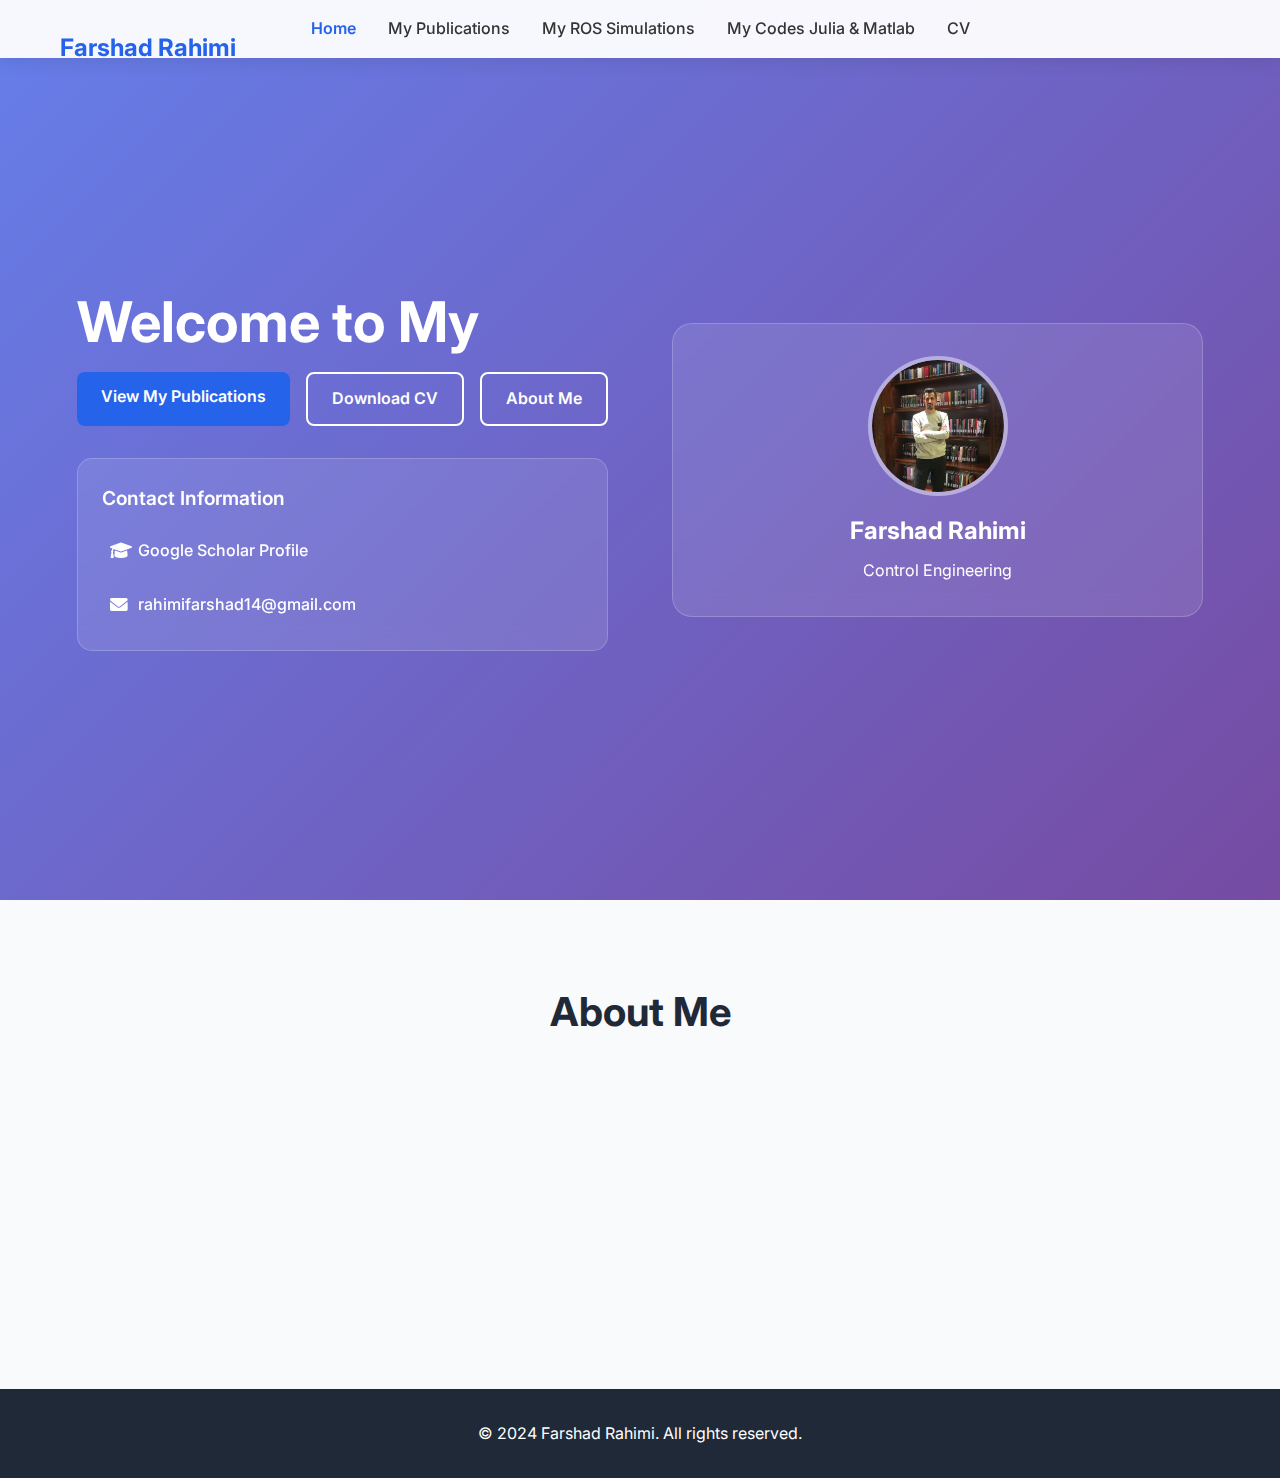
<file: index.html>
<!DOCTYPE html>
<html lang="en">
<head>
    <meta charset="UTF-8">
    <meta name="viewport" content="width=device-width, initial-scale=1.0">
    <title>Farshad Rahimi - Professional Portfolio</title>
    <link rel="stylesheet" href="styles.css">
    <link href="https://fonts.googleapis.com/css2?family=Inter:wght@300;400;500;600;700&display=swap" rel="stylesheet">
    <link rel="stylesheet" href="https://cdnjs.cloudflare.com/ajax/libs/font-awesome/6.0.0/css/all.min.css">
</head>
<body>
    <!-- Navigation -->
    <nav class="navbar">
        <div class="nav-container">
            <div class="nav-logo">
                <h2>Farshad Rahimi</h2>
            </div>
            <ul class="nav-menu">
                <li class="nav-item">
                    <a href="index.html" class="nav-link active">Home</a>
                </li>
                <li class="nav-item">
                    <a href="publications.html" class="nav-link">My Publications</a>
                </li>
                <li class="nav-item">
                    <a href="ros-simulations.html" class="nav-link">My ROS Simulations</a>
                </li>
                <li class="nav-item">
                    <a href="codes.html" class="nav-link">My Codes Julia & Matlab</a>
                </li>
                <li class="nav-item">
                    <a href="cv.html" class="nav-link">CV</a>
                </li>
            </ul>
            <div class="hamburger">
                <span class="bar"></span>
                <span class="bar"></span>
                <span class="bar"></span>
            </div>
        </div>
    </nav>

    <!-- Hero Section -->
    <section id="home" class="hero">
        <div class="hero-container">
            <div class="hero-content">
                <h1 class="hero-title">Welcome to My Page!</h1>
                <div class="hero-buttons">
                    <a href="publications.html" class="btn btn-primary">View My Publications</a>
                    <a href="cv.html" class="btn btn-secondary">Download CV</a>
                    <a href="#about" class="btn btn-secondary">About Me</a>
                </div>
                
                <!-- Contact Information Box -->
                <div class="hero-contact-info">
                    <h3>Contact Information</h3>
                    <div class="hero-contact-links">
                        <a href="https://scholar.google.com/citations?hl=en&user=KOzMTRsAAAAJ&view_op=list_works&sortby=pubdate" target="_blank" class="hero-contact-link">
                            <i class="fas fa-graduation-cap"></i>
                            Google Scholar Profile
                        </a>
                        <a href="mailto:rahimifarshad14@gmail.com" class="hero-contact-link">
                            <i class="fas fa-envelope"></i>
                            rahimifarshad14@gmail.com
                        </a>
                    </div>
                </div>
            </div>
            <div class="hero-image">
                <div class="profile-card">
                    <div class="profile-avatar">
                        <img src="images/farshad-profile.jpg" alt="Farshad Rahimi" class="profile-image">
                    </div>
                    <h3>Farshad Rahimi</h3>
                    <p>Control Engineering</p>
                </div>
            </div>
        </div>
    </section>

    <!-- About Section -->
    <section id="about" class="about">
        <div class="container">
            <h2 class="section-title">About Me</h2>
            <div class="about-content">
                <div class="about-text">
                    <p>Hello! I'm Farshad Rahimi, an accomplished electrical engineer with a Master's degree in Control Systems from Sahand University of Technology, Tabriz, Iran, and a Bachelor's degree in Robotic Engineering from Hamedan University of Technology.</p>
                    <p>With expertise in MATLAB, ROS, Julia and various programming languages. I enjoy developing advanced algorithms and simulations that push the boundaries of what's possible in robotics and automation.</p>
                </div>
            </div>
        </div>
    </section>

    <!-- Footer -->
    <footer class="footer">
        <div class="container">
            <p>&copy; 2024 Farshad Rahimi. All rights reserved.</p>
        </div>
    </footer>

    <script src="script.js"></script>
</body>
</html>
</file>
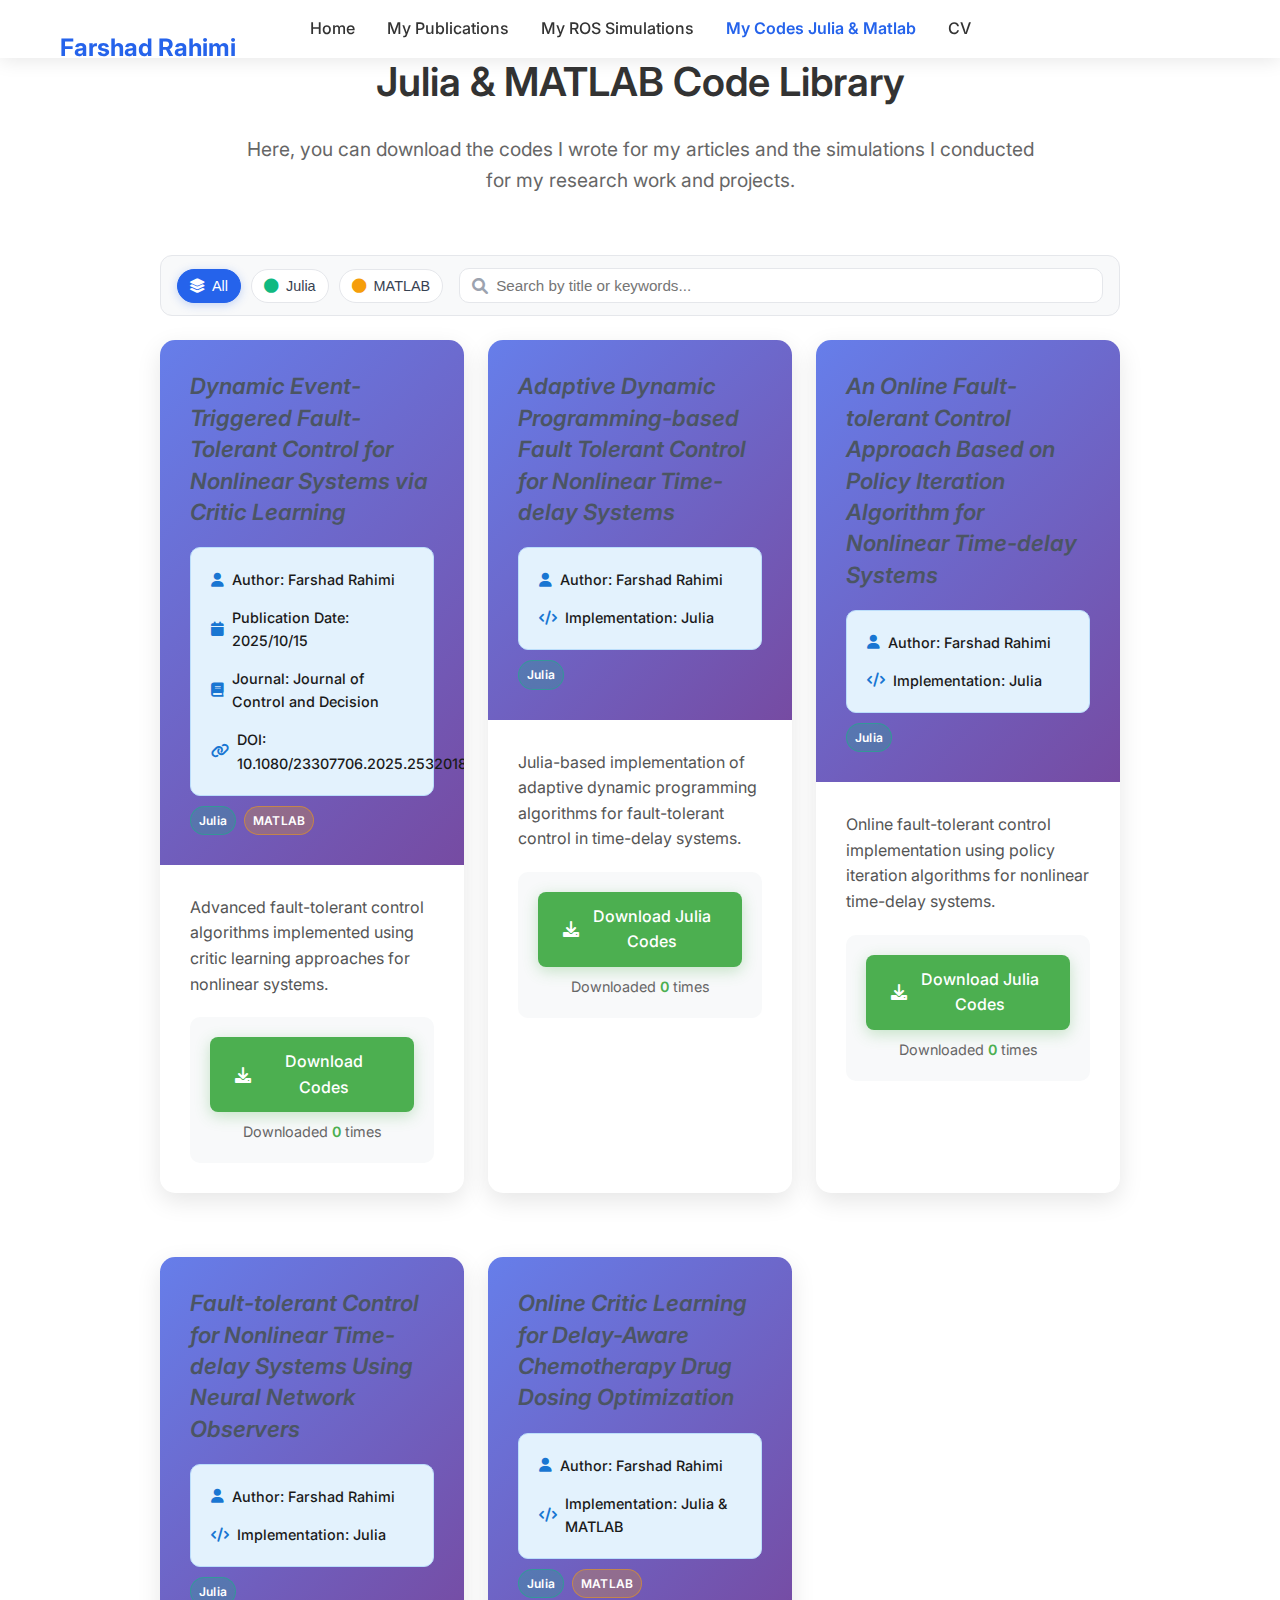
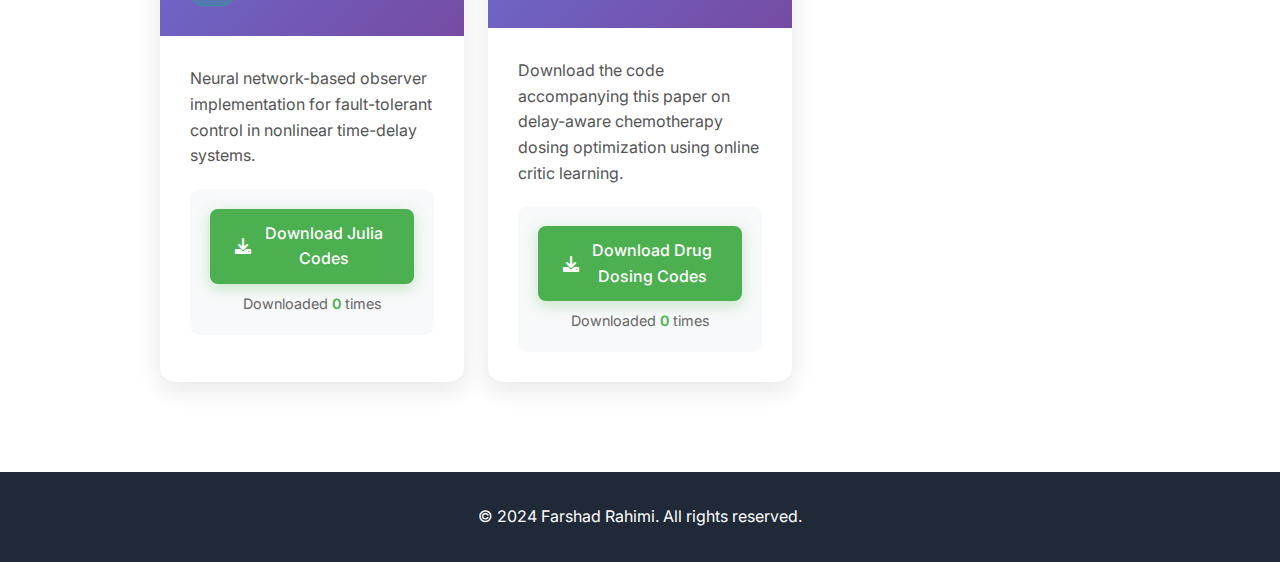
<file: codes.html>
<!DOCTYPE html>
<html lang="en">
<head>
    <meta charset="UTF-8">
    <meta name="viewport" content="width=device-width, initial-scale=1.0">
    <title>My Codes Julia & Matlab - Farshad Rahimi</title>
    <link rel="stylesheet" href="styles.css">
    <link href="https://fonts.googleapis.com/css2?family=Inter:wght@300;400;500;600;700&display=swap" rel="stylesheet">
    <link rel="stylesheet" href="https://cdnjs.cloudflare.com/ajax/libs/font-awesome/6.0.0/css/all.min.css">
    <style>
        .codes-container {
            max-width: 1000px;
            margin: 50px auto;
            padding: 0 20px;
        }

        .page-intro {
            text-align: center;
            margin-bottom: 60px;
        }

        .page-intro h1 {
            font-size: 2.5rem;
            color: #333;
            margin-bottom: 20px;
            font-weight: 600;
        }

        .page-intro p {
            font-size: 1.2rem;
            color: #666;
            line-height: 1.6;
            max-width: 800px;
            margin: 0 auto;
        }

        .paper-card {
            background: #fff;
            border-radius: 15px;
            box-shadow: 0 8px 25px rgba(0, 0, 0, 0.1);
            margin-bottom: 40px;
            overflow: hidden;
            transition: transform 0.3s ease, box-shadow 0.3s ease;
        }

        .paper-card:hover {
            transform: translateY(-5px);
            box-shadow: 0 15px 35px rgba(0, 0, 0, 0.15);
        }

        .paper-header {
            background: linear-gradient(135deg, #667eea 0%, #764ba2 100%);
            color: white;
            padding: 30px;
        }

        .paper-title {
            font-size: 1.4rem;
            font-weight: 600;
            margin-bottom: 15px;
            line-height: 1.4;
        }

        .paper-details {
            display: grid;
            grid-template-columns: repeat(auto-fit, minmax(200px, 1fr));
            gap: 15px;
            margin-top: 20px;
            background: #e3f2fd;
            padding: 20px;
            border-radius: 10px;
            border: 1px solid #bbdefb;
        }

        .paper-detail {
            display: flex;
            align-items: center;
            gap: 8px;
            font-size: 0.9rem;
            color: #1a1a1a;
            font-weight: 500;
        }

        .paper-detail i {
            color: #1976d2;
        }

        .paper-content {
            padding: 30px;
        }

        .download-section {
            display: flex;
            align-items: center;
            justify-content: space-between;
            background: #f8f9fa;
            padding: 20px;
            border-radius: 10px;
            margin-top: 20px;
        }

        .download-info {
            flex: 1;
        }

        .download-button {
            background: #4CAF50;
            color: white;
            padding: 12px 25px;
            text-decoration: none;
            border-radius: 8px;
            font-weight: 500;
            transition: all 0.3s ease;
            display: inline-flex;
            align-items: center;
            gap: 8px;
            box-shadow: 0 4px 15px rgba(76, 175, 80, 0.3);
        }

        .download-button:hover {
            background: #45a049;
            transform: translateY(-2px);
            box-shadow: 0 6px 20px rgba(76, 175, 80, 0.4);
        }

        .download-counter {
            font-size: 0.9rem;
            color: #666;
            margin-top: 8px;
        }

        .counter-number {
            font-weight: 600;
            color: #4CAF50;
        }

        .paper-description {
            color: #555;
            line-height: 1.6;
            margin-bottom: 20px;
        }

        @media (max-width: 768px) {
            .download-section {
                flex-direction: column;
                gap: 15px;
                text-align: center;
            }
            
            .paper-details {
                grid-template-columns: 1fr;
            }
        }
        
        /* Toolbar and Filters */
        .codes-toolbar {
            display: flex;
            align-items: center;
            justify-content: space-between;
            gap: 16px;
            background: #f8f9fa;
            border: 1px solid #e5e7eb;
            border-radius: 12px;
            padding: 12px 16px;
            margin: 0 0 24px 0;
        }

        .filter-chips {
            display: flex;
            flex-wrap: wrap;
            gap: 10px;
        }

        .chip {
            background: white;
            color: #374151;
            border: 1px solid #e5e7eb;
            padding: 8px 12px;
            border-radius: 999px;
            font-size: 0.9rem;
            font-weight: 500;
            cursor: pointer;
            transition: all 0.2s ease;
            display: inline-flex;
            align-items: center;
            gap: 8px;
        }

        .chip:hover {
            background: #f3f4f6;
        }

        .chip.active {
            background: #2563eb;
            color: white;
            border-color: #2563eb;
            box-shadow: 0 2px 10px rgba(37, 99, 235, 0.25);
        }

        .search-input-wrapper {
            flex: 1;
            display: flex;
            align-items: center;
            gap: 8px;
            background: white;
            border: 1px solid #e5e7eb;
            border-radius: 10px;
            padding: 8px 12px;
        }

        .search-input-wrapper i {
            color: #9ca3af;
        }

        .search-input {
            width: 100%;
            border: none;
            outline: none;
            font-size: 0.95rem;
        }

        @media (max-width: 768px) {
            .codes-toolbar {
                flex-direction: column;
                align-items: stretch;
            }
        }

        /* Responsive grid for papers */
        .papers-grid {
            display: grid;
            grid-template-columns: repeat(auto-fit, minmax(300px, 1fr));
            gap: 24px;
        }

        /* Language badges */
        .language-badges {
            display: flex;
            gap: 8px;
            margin-top: 10px;
            flex-wrap: wrap;
        }

        .badge {
            display: inline-block;
            padding: 4px 8px;
            border-radius: 999px;
            font-size: 0.75rem;
            font-weight: 600;
            background: rgba(255,255,255,0.2);
            color: white;
            border: 1px solid rgba(255,255,255,0.35);
            letter-spacing: 0.2px;
        }

        .badge.julia {
            background: rgba(16, 185, 129, 0.25);
            border-color: rgba(16, 185, 129, 0.5);
        }

        .badge.matlab {
            background: rgba(245, 158, 11, 0.25);
            border-color: rgba(245, 158, 11, 0.5);
        }
    </style>
</head>
<body>
    <!-- Navigation -->
    <nav class="navbar">
        <div class="nav-container">
            <div class="nav-logo">
                <h2>Farshad Rahimi</h2>
            </div>
            <ul class="nav-menu">
                <li class="nav-item">
                    <a href="index.html" class="nav-link">Home</a>
                </li>
                <li class="nav-item">
                    <a href="publications.html" class="nav-link">My Publications</a>
                </li>
                <li class="nav-item">
                    <a href="ros-simulations.html" class="nav-link">My ROS Simulations</a>
                </li>
                <li class="nav-item">
                    <a href="codes.html" class="nav-link active">My Codes Julia & Matlab</a>
                </li>
                <li class="nav-item">
                    <a href="cv.html" class="nav-link">CV</a>
                </li>
            </ul>
            <div class="hamburger">
                <span class="bar"></span>
                <span class="bar"></span>
                <span class="bar"></span>
            </div>
        </div>
    </nav>

    <!-- Codes Section -->
    <section class="codes-container">
        <div class="page-intro">
            <h1>Julia & MATLAB Code Library</h1>
            <p>Here, you can download the codes I wrote for my articles and the simulations I conducted for my research work and projects.</p>
        </div>

        <div class="codes-toolbar">
            <div class="filter-chips" role="tablist" aria-label="Language filters">
                <button class="chip active" data-filter="all" aria-pressed="true"><i class="fas fa-layer-group"></i> All</button>
                <button class="chip" data-filter="julia" aria-pressed="false"><i class="fas fa-circle" style="color:#10b981"></i> Julia</button>
                <button class="chip" data-filter="matlab" aria-pressed="false"><i class="fas fa-circle" style="color:#f59e0b"></i> MATLAB</button>
            </div>
            <div class="search-input-wrapper">
                <i class="fas fa-search"></i>
                <input id="codesSearch" class="search-input" type="search" placeholder="Search by title or keywords..." aria-label="Search codes">
            </div>
        </div>

        <div class="papers-grid">
        <!-- Paper 1 -->
        <div class="paper-card" data-languages="julia,matlab">
            <div class="paper-header">
                <h2 class="paper-title">Dynamic Event-Triggered Fault-Tolerant Control for Nonlinear Systems via Critic Learning</h2>
                <div class="paper-details">
                    <div class="paper-detail">
                        <i class="fas fa-user"></i>
                        <span>Author: Farshad Rahimi</span>
                    </div>
                    <div class="paper-detail">
                        <i class="fas fa-calendar"></i>
                        <span>Publication Date: 2025/10/15</span>
                    </div>
                    <div class="paper-detail">
                        <i class="fas fa-book"></i>
                        <span>Journal: Journal of Control and Decision</span>
                    </div>
                    <div class="paper-detail">
                        <i class="fas fa-link"></i>
                        <span>DOI: 10.1080/23307706.2025.2532018</span>
                    </div>
                </div>
                <div class="language-badges">
                    <span class="badge julia">Julia</span>
                    <span class="badge matlab">MATLAB</span>
                </div>
            </div>
            <div class="paper-content">
                <p class="paper-description">Advanced fault-tolerant control algorithms implemented using critic learning approaches for nonlinear systems.</p>
                <div class="download-section">
                    <div class="download-info">
                        <a href="codes/Codes_of_Paper.rar" class="download-button" id="downloadBtn1" download>
                            <i class="fas fa-download"></i> Download Codes
                        </a>
                        <div class="download-counter">
                            Downloaded <span class="counter-number" id="downloadCount1">0</span> times
                        </div>
                    </div>
                </div>
            </div>
        </div>

        <!-- Paper 2 -->
        <div class="paper-card" data-languages="julia">
            <div class="paper-header">
                <h2 class="paper-title">Adaptive Dynamic Programming-based Fault Tolerant Control for Nonlinear Time-delay Systems</h2>
                <div class="paper-details">
                    <div class="paper-detail">
                        <i class="fas fa-user"></i>
                        <span>Author: Farshad Rahimi</span>
                    </div>
                    <div class="paper-detail">
                        <i class="fas fa-code"></i>
                        <span>Implementation: Julia</span>
                    </div>
                </div>
                <div class="language-badges">
                    <span class="badge julia">Julia</span>
                </div>
            </div>
            <div class="paper-content">
                <p class="paper-description">Julia-based implementation of adaptive dynamic programming algorithms for fault-tolerant control in time-delay systems.</p>
                <div class="download-section">
                    <div class="download-info">
                        <a href="codes/Simulation_Julia_ADP1.rar" class="download-button" id="downloadBtn2" download>
                            <i class="fas fa-download"></i> Download Julia Codes
                        </a>
                        <div class="download-counter">
                            Downloaded <span class="counter-number" id="downloadCount2">0</span> times
                        </div>
                    </div>
                </div>
            </div>
        </div>

        <!-- Paper 3 -->
        <div class="paper-card" data-languages="julia">
            <div class="paper-header">
                <h2 class="paper-title">An Online Fault-tolerant Control Approach Based on Policy Iteration Algorithm for Nonlinear Time-delay Systems</h2>
                <div class="paper-details">
                    <div class="paper-detail">
                        <i class="fas fa-user"></i>
                        <span>Author: Farshad Rahimi</span>
                    </div>
                    <div class="paper-detail">
                        <i class="fas fa-code"></i>
                        <span>Implementation: Julia</span>
                    </div>
                </div>
                <div class="language-badges">
                    <span class="badge julia">Julia</span>
                </div>
            </div>
            <div class="paper-content">
                <p class="paper-description">Online fault-tolerant control implementation using policy iteration algorithms for nonlinear time-delay systems.</p>
                <div class="download-section">
                    <div class="download-info">
                        <a href="codes/Simulation_Julia_ADP.rar" class="download-button" id="downloadBtn3" download>
                            <i class="fas fa-download"></i> Download Julia Codes
                        </a>
                        <div class="download-counter">
                            Downloaded <span class="counter-number" id="downloadCount3">0</span> times
                        </div>
                    </div>
                </div>
            </div>
        </div>

        <!-- Paper 4 -->
        <div class="paper-card" data-languages="julia">
            <div class="paper-header">
                <h2 class="paper-title">Fault-tolerant Control for Nonlinear Time-delay Systems Using Neural Network Observers</h2>
                <div class="paper-details">
                    <div class="paper-detail">
                        <i class="fas fa-user"></i>
                        <span>Author: Farshad Rahimi</span>
                    </div>
                    <div class="paper-detail">
                        <i class="fas fa-code"></i>
                        <span>Implementation: Julia</span>
                    </div>
                </div>
                <div class="language-badges">
                    <span class="badge julia">Julia</span>
                </div>
            </div>
            <div class="paper-content">
                <p class="paper-description">Neural network-based observer implementation for fault-tolerant control in nonlinear time-delay systems.</p>
                <div class="download-section">
                    <div class="download-info">
                        <a href="codes/Julia_codes_Neural_observer.rar" class="download-button" id="downloadBtn4" download>
                            <i class="fas fa-download"></i> Download Julia Codes
                        </a>
                        <div class="download-counter">
                            Downloaded <span class="counter-number" id="downloadCount4">0</span> times
                        </div>
                    </div>
                </div>
            </div>
        </div>

        <!-- Paper 5 -->
        <div class="paper-card" data-languages="julia,matlab">
            <div class="paper-header">
                <h2 class="paper-title">Online Critic Learning for Delay-Aware Chemotherapy Drug Dosing Optimization</h2>
                <div class="paper-details">
                    <div class="paper-detail">
                        <i class="fas fa-user"></i>
                        <span>Author: Farshad Rahimi</span>
                    </div>
                    <div class="paper-detail">
                        <i class="fas fa-code"></i>
                        <span>Implementation: Julia & MATLAB</span>
                    </div>
                </div>
                <div class="language-badges">
                    <span class="badge julia">Julia</span>
                    <span class="badge matlab">MATLAB</span>
                </div>
            </div>
            <div class="paper-content">
                <p class="paper-description">Download the code accompanying this paper on delay-aware chemotherapy dosing optimization using online critic learning.</p>
                <div class="download-section">
                    <div class="download-info">
                        <a href="codes/Final_version_codes.rar" class="download-button" id="downloadBtn5" download>
                            <i class="fas fa-download"></i> Download Drug Dosing Codes
                        </a>
                        <div class="download-counter">
                            Downloaded <span class="counter-number" id="downloadCount5">0</span> times
                        </div>
                    </div>
                </div>
            </div>
        </div>
        </div>
    </section>

    <!-- Footer -->
    <footer class="footer">
        <div class="container">
            <p>&copy; 2024 Farshad Rahimi. All rights reserved.</p>
        </div>
    </footer>

    <script src="script.js"></script>
    <script>
        // Download counter functionality for all papers
        const downloadButtons = [
            { id: 'downloadBtn1', counterId: 'downloadCount1', storageKey: 'paper1DownloadCount' },
            { id: 'downloadBtn2', counterId: 'downloadCount2', storageKey: 'paper2DownloadCount' },
            { id: 'downloadBtn3', counterId: 'downloadCount3', storageKey: 'paper3DownloadCount' },
            { id: 'downloadBtn4', counterId: 'downloadCount4', storageKey: 'paper4DownloadCount' },
            { id: 'downloadBtn5', counterId: 'downloadCount5', storageKey: 'paper5DownloadCount' }
        ];

        // Initialize counters
        downloadButtons.forEach(button => {
            let downloadCount = localStorage.getItem(button.storageKey) || 0;
            document.getElementById(button.counterId).textContent = downloadCount;
            
            // Add click event listener
            document.getElementById(button.id).addEventListener('click', function() {
                downloadCount++;
                localStorage.setItem(button.storageKey, downloadCount);
                document.getElementById(button.counterId).textContent = downloadCount;
            });
        });

        // Client-side search and filter
        const chips = document.querySelectorAll('.chip[data-filter]');
        const searchInput = document.getElementById('codesSearch');
        const paperCards = Array.from(document.querySelectorAll('.paper-card'));

        let currentFilter = 'all';
        let currentQuery = '';

        function applyFilters() {
            const normalizedQuery = currentQuery.trim().toLowerCase();

            paperCards.forEach(card => {
                const languages = (card.dataset.languages || '').split(',').map(l => l.trim());
                const matchesLanguage = currentFilter === 'all' || languages.includes(currentFilter);
                const text = card.textContent.toLowerCase();
                const matchesQuery = normalizedQuery === '' || text.includes(normalizedQuery);
                const visible = matchesLanguage && matchesQuery;
                card.style.display = visible ? '' : 'none';
            });
        }

        chips.forEach(chip => {
            chip.addEventListener('click', () => {
                chips.forEach(c => { c.classList.remove('active'); c.setAttribute('aria-pressed', 'false'); });
                chip.classList.add('active');
                chip.setAttribute('aria-pressed', 'true');
                currentFilter = chip.getAttribute('data-filter');
                applyFilters();
            });
        });

        searchInput.addEventListener('input', (e) => {
            currentQuery = e.target.value;
            applyFilters();
        });

        // Initial render
        applyFilters();
    </script>
</body>
</html>
</file>
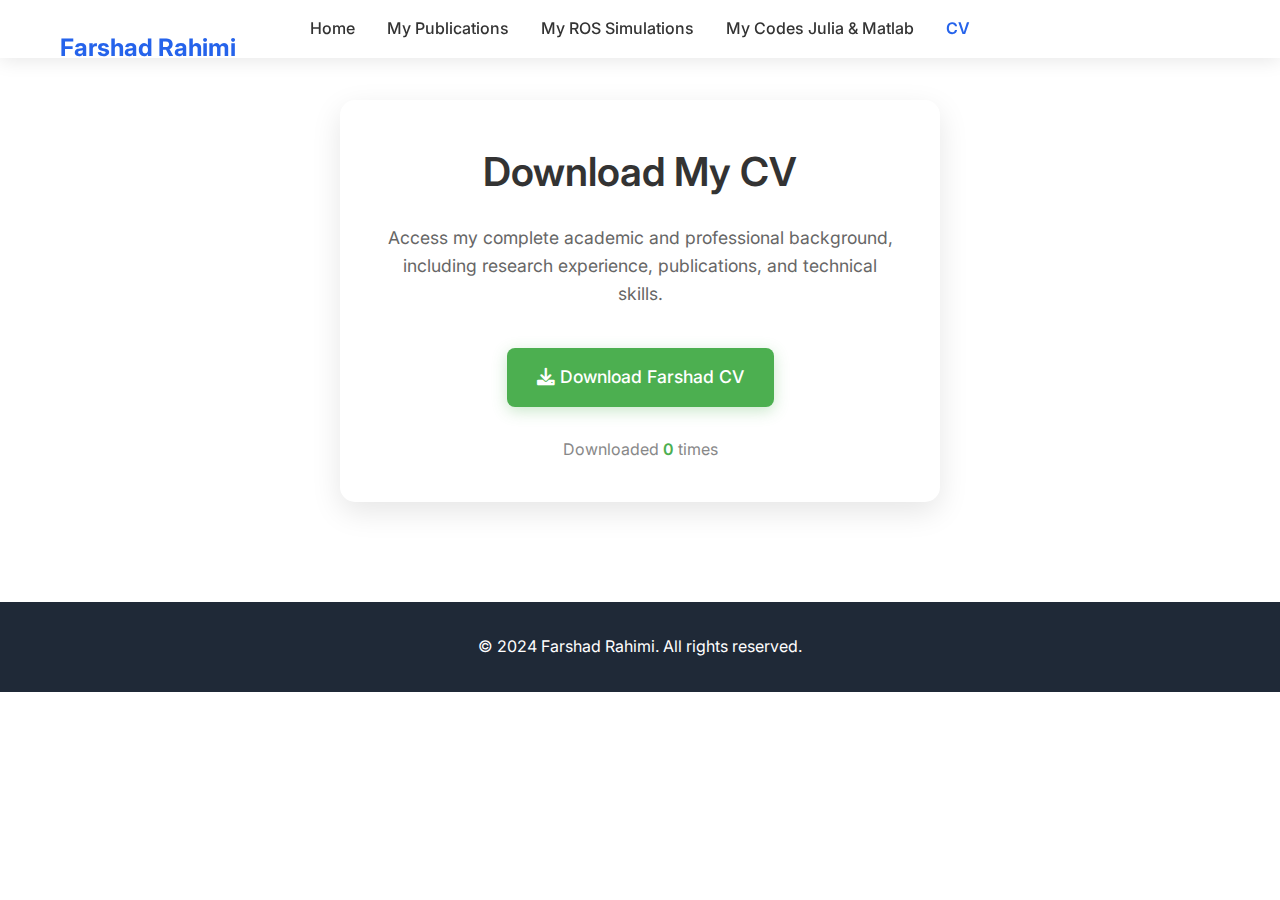
<file: cv-github-counter.html>
<!DOCTYPE html>
<html lang="en">
<head>
    <meta charset="UTF-8">
    <meta name="viewport" content="width=device-width, initial-scale=1.0">
    <title>CV - Farshad Rahimi (GitHub Counter)</title>
    <link rel="stylesheet" href="styles.css">
    <link href="https://fonts.googleapis.com/css2?family=Inter:wght@300;400;500;600;700&display=swap" rel="stylesheet">
    <link rel="stylesheet" href="https://cdnjs.cloudflare.com/ajax/libs/font-awesome/6.0.0/css/all.min.css">
    <style>
        .cv-download-container {
            max-width: 600px;
            margin: 100px auto;
            text-align: center;
            padding: 40px;
            background: #fff;
            border-radius: 15px;
            box-shadow: 0 10px 30px rgba(0, 0, 0, 0.1);
        }

        .cv-download-title {
            font-size: 2.5rem;
            color: #333;
            margin-bottom: 20px;
            font-weight: 600;
        }

        .cv-download-description {
            font-size: 1.1rem;
            color: #666;
            margin-bottom: 40px;
            line-height: 1.6;
        }

        .download-button {
            display: inline-block;
            background: #4CAF50;
            color: white;
            padding: 15px 30px;
            text-decoration: none;
            border-radius: 8px;
            font-size: 1.1rem;
            font-weight: 500;
            transition: all 0.3s ease;
            box-shadow: 0 4px 15px rgba(76, 175, 80, 0.3);
        }

        .download-button:hover {
            background: #45a049;
            transform: translateY(-2px);
            box-shadow: 0 6px 20px rgba(76, 175, 80, 0.4);
        }

        .download-counter {
            margin-top: 30px;
            font-size: 1rem;
            color: #888;
        }

        .counter-number {
            font-weight: 600;
            color: #4CAF50;
        }

        .loading {
            opacity: 0.6;
        }
    </style>
</head>
<body>
    <!-- Navigation -->
    <nav class="navbar">
        <div class="nav-container">
            <div class="nav-logo">
                <h2>Farshad Rahimi</h2>
            </div>
            <ul class="nav-menu">
                <li class="nav-item">
                    <a href="index.html" class="nav-link">Home</a>
                </li>
                <li class="nav-item">
                    <a href="publications.html" class="nav-link">My Publications</a>
                </li>
                <li class="nav-item">
                    <a href="ros-simulations.html" class="nav-link">My ROS Simulations</a>
                </li>
                <li class="nav-item">
                    <a href="codes.html" class="nav-link">My Codes Julia & Matlab</a>
                </li>
                <li class="nav-item">
                    <a href="cv.html" class="nav-link active">CV</a>
                </li>
            </ul>
            <div class="hamburger">
                <span class="bar"></span>
                <span class="bar"></span>
                <span class="bar"></span>
            </div>
        </div>
    </nav>

    <!-- CV Download Section -->
    <section class="cv-download-container">
        <h1 class="cv-download-title">Download My CV</h1>
        <p class="cv-download-description">Access my complete academic and professional background, including research experience, publications, and technical skills.</p>
        <a href="codes/CV_Farshad_Rahimi.pdf" class="download-button" id="downloadBtn" download>
            <i class="fas fa-download"></i> Download Farshad CV
        </a>
        <div class="download-counter">
            Downloaded <span class="counter-number" id="downloadCount">Loading...</span> times
        </div>
    </section>

    <!-- Footer -->
    <footer class="footer">
        <div class="container">
            <p>&copy; 2024 Farshad Rahimi. All rights reserved.</p>
        </div>
    </footer>

    <script src="script.js"></script>
    <script>
        // GitHub-based counter (requires GitHub token setup)
        // This is an alternative solution if you want global counter
        let downloadCount = 0;
        const counterElement = document.getElementById('downloadCount');
        
        // For now, using localStorage as the primary solution
        function loadDownloadCount() {
            try {
                downloadCount = parseInt(localStorage.getItem('cvDownloadCount')) || 0;
                counterElement.textContent = downloadCount;
                console.log('Loaded counter:', downloadCount);
            } catch (error) {
                console.error('Error loading counter:', error);
                counterElement.textContent = '0';
            }
        }

        function updateDownloadCount() {
            downloadCount++;
            counterElement.textContent = downloadCount;
            localStorage.setItem('cvDownloadCount', downloadCount);
            console.log('Updated counter to:', downloadCount);
        }

        // Handle download click
        document.getElementById('downloadBtn').addEventListener('click', function(e) {
            console.log('Download button clicked');
            updateDownloadCount();
            
            setTimeout(() => {
                // Download starts automatically
            }, 100);
        });

        // Load count when page loads
        document.addEventListener('DOMContentLoaded', function() {
            console.log('Page loaded, loading counter...');
            loadDownloadCount();
        });
    </script>
</body>
</html>
</file>
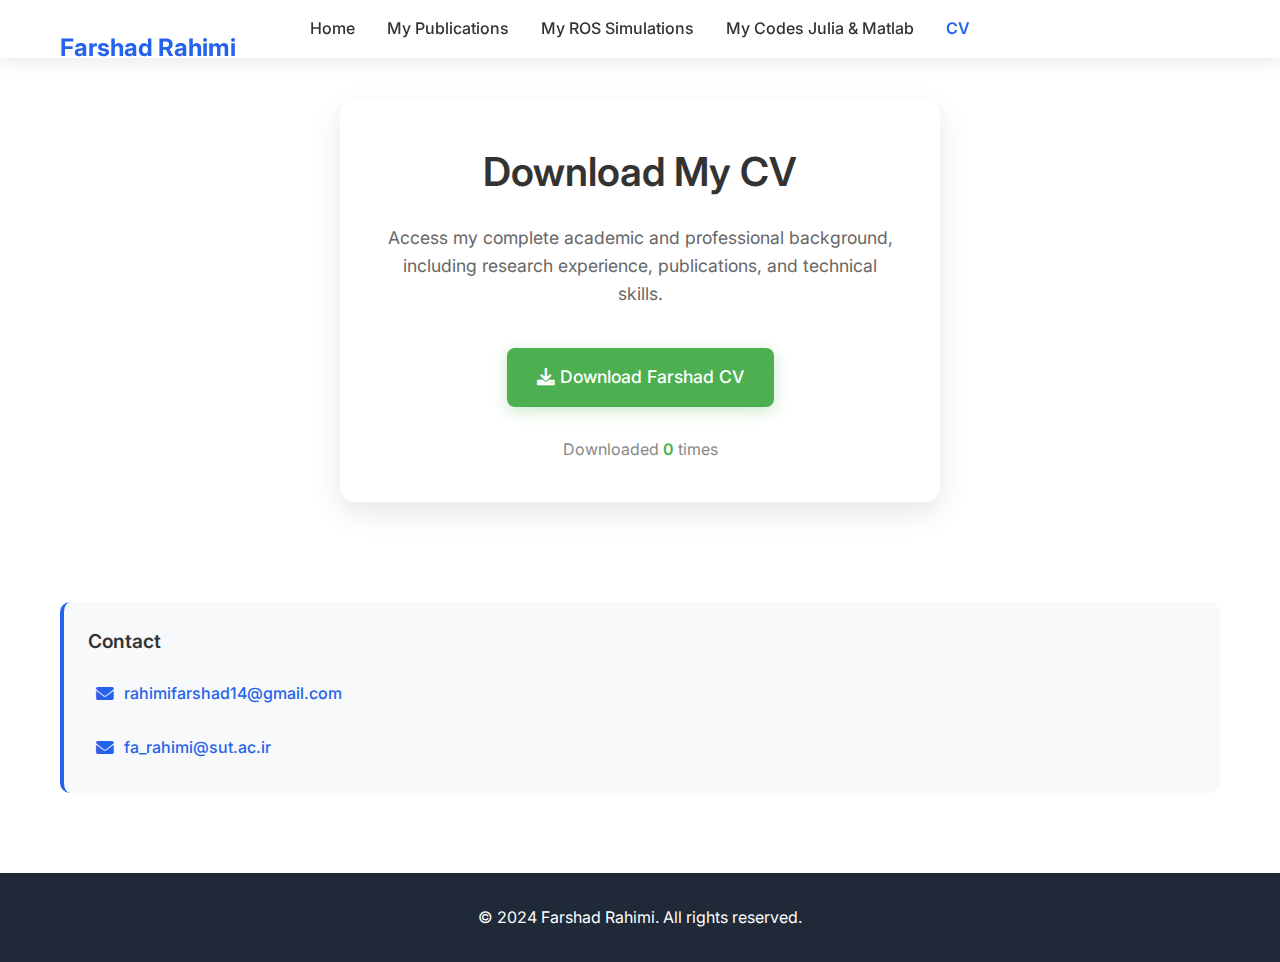
<file: cv.html>
<!DOCTYPE html>
<html lang="en">
<head>
    <meta charset="UTF-8">
    <meta name="viewport" content="width=device-width, initial-scale=1.0">
    <title>CV - Farshad Rahimi</title>
    <link rel="stylesheet" href="styles.css">
    <link href="https://fonts.googleapis.com/css2?family=Inter:wght@300;400;500;600;700&display=swap" rel="stylesheet">
    <link rel="stylesheet" href="https://cdnjs.cloudflare.com/ajax/libs/font-awesome/6.0.0/css/all.min.css">
    <style>
        .cv-download-container {
            max-width: 600px;
            margin: 100px auto;
            text-align: center;
            padding: 40px;
            background: #fff;
            border-radius: 15px;
            box-shadow: 0 10px 30px rgba(0, 0, 0, 0.1);
        }

        .cv-download-title {
            font-size: 2.5rem;
            color: #333;
            margin-bottom: 20px;
            font-weight: 600;
        }

        .cv-download-description {
            font-size: 1.1rem;
            color: #666;
            margin-bottom: 40px;
            line-height: 1.6;
        }

        .download-button {
            display: inline-block;
            background: #4CAF50;
            color: white;
            padding: 15px 30px;
            text-decoration: none;
            border-radius: 8px;
            font-size: 1.1rem;
            font-weight: 500;
            transition: all 0.3s ease;
            box-shadow: 0 4px 15px rgba(76, 175, 80, 0.3);
        }

        .download-button:hover {
            background: #45a049;
            transform: translateY(-2px);
            box-shadow: 0 6px 20px rgba(76, 175, 80, 0.4);
        }

        .download-counter {
            margin-top: 30px;
            font-size: 1rem;
            color: #888;
        }

        .counter-number {
            font-weight: 600;
            color: #4CAF50;
        }

        .loading {
            opacity: 0.6;
        }
    </style>
</head>
<body>
    <!-- Navigation -->
    <nav class="navbar">
        <div class="nav-container">
            <div class="nav-logo">
                <h2>Farshad Rahimi</h2>
            </div>
            <ul class="nav-menu">
                <li class="nav-item">
                    <a href="index.html" class="nav-link">Home</a>
                </li>
                <li class="nav-item">
                    <a href="publications.html" class="nav-link">My Publications</a>
                </li>
                <li class="nav-item">
                    <a href="ros-simulations.html" class="nav-link">My ROS Simulations</a>
                </li>
                <li class="nav-item">
                    <a href="codes.html" class="nav-link">My Codes Julia & Matlab</a>
                </li>
                <li class="nav-item">
                    <a href="cv.html" class="nav-link active">CV</a>
                </li>
            </ul>
            <div class="hamburger">
                <span class="bar"></span>
                <span class="bar"></span>
                <span class="bar"></span>
            </div>
        </div>
    </nav>

    <!-- CV Download Section -->
    <section class="cv-download-container">
        <h1 class="cv-download-title">Download My CV</h1>
        <p class="cv-download-description">Access my complete academic and professional background, including research experience, publications, and technical skills.</p>
        <a href="codes/CV_Farshad_Rahimi.pdf" class="download-button" id="downloadBtn" download>
            <i class="fas fa-download"></i> Download Farshad CV
        </a>
        <div class="download-counter">
            Downloaded <span class="counter-number" id="downloadCount">Loading...</span> times
        </div>
    </section>
    
    <!-- Contact Section -->
    <section class="container" style="margin: 40px auto 80px;">
        <div class="contact-info">
            <h3>Contact</h3>
            <div class="contact-links">
                <a href="mailto:rahimifarshad14@gmail.com" class="contact-link" aria-label="Email to rahimifarshad14@gmail.com">
                    <i class="fas fa-envelope"></i>
                    <span>rahimifarshad14@gmail.com</span>
                </a>
                <a href="mailto:fa_rahimi@sut.ac.ir" class="contact-link" aria-label="Email to fa_rahimi@sut.ac.ir">
                    <i class="fas fa-envelope"></i>
                    <span>fa_rahimi@sut.ac.ir</span>
                </a>
            </div>
        </div>
    </section>

    <!-- Footer -->
    <footer class="footer">
        <div class="container">
            <p>&copy; 2024 Farshad Rahimi. All rights reserved.</p>
        </div>
    </footer>

    <script src="script.js"></script>
    <script>
        // Simple download counter with localStorage and server fallback
        let downloadCount = 0;
        const counterElement = document.getElementById('downloadCount');
        
        // Load current count
        function loadDownloadCount() {
            try {
                // Try to get from localStorage first
                downloadCount = parseInt(localStorage.getItem('cvDownloadCount')) || 0;
                counterElement.textContent = downloadCount;
                console.log('Loaded counter from localStorage:', downloadCount);
                
                // Try to sync with server (optional)
                syncWithServer();
            } catch (error) {
                console.error('Error loading counter:', error);
                counterElement.textContent = '0';
            }
        }

        // Update download count
        function updateDownloadCount() {
            downloadCount++;
            counterElement.textContent = downloadCount;
            localStorage.setItem('cvDownloadCount', downloadCount);
            console.log('Updated counter to:', downloadCount);
            
            // Try to sync with server (optional)
            syncWithServer();
        }

        // Optional: Sync with a simple server endpoint
        async function syncWithServer() {
            try {
                // You can implement a simple server endpoint here
                // For now, we'll just use localStorage
                console.log('Counter synced locally');
            } catch (error) {
                console.log('Server sync failed, using local storage only');
            }
        }

        // Handle download click
        document.getElementById('downloadBtn').addEventListener('click', function(e) {
            console.log('Download button clicked');
            // Update counter immediately
            updateDownloadCount();
            
            // Add a small delay to show the increment
            setTimeout(() => {
                // The download will start automatically due to the download attribute
            }, 100);
        });

        // Load count when page loads
        document.addEventListener('DOMContentLoaded', function() {
            console.log('Page loaded, loading counter...');
            loadDownloadCount();
        });
    </script>
</body>
</html>
</file>
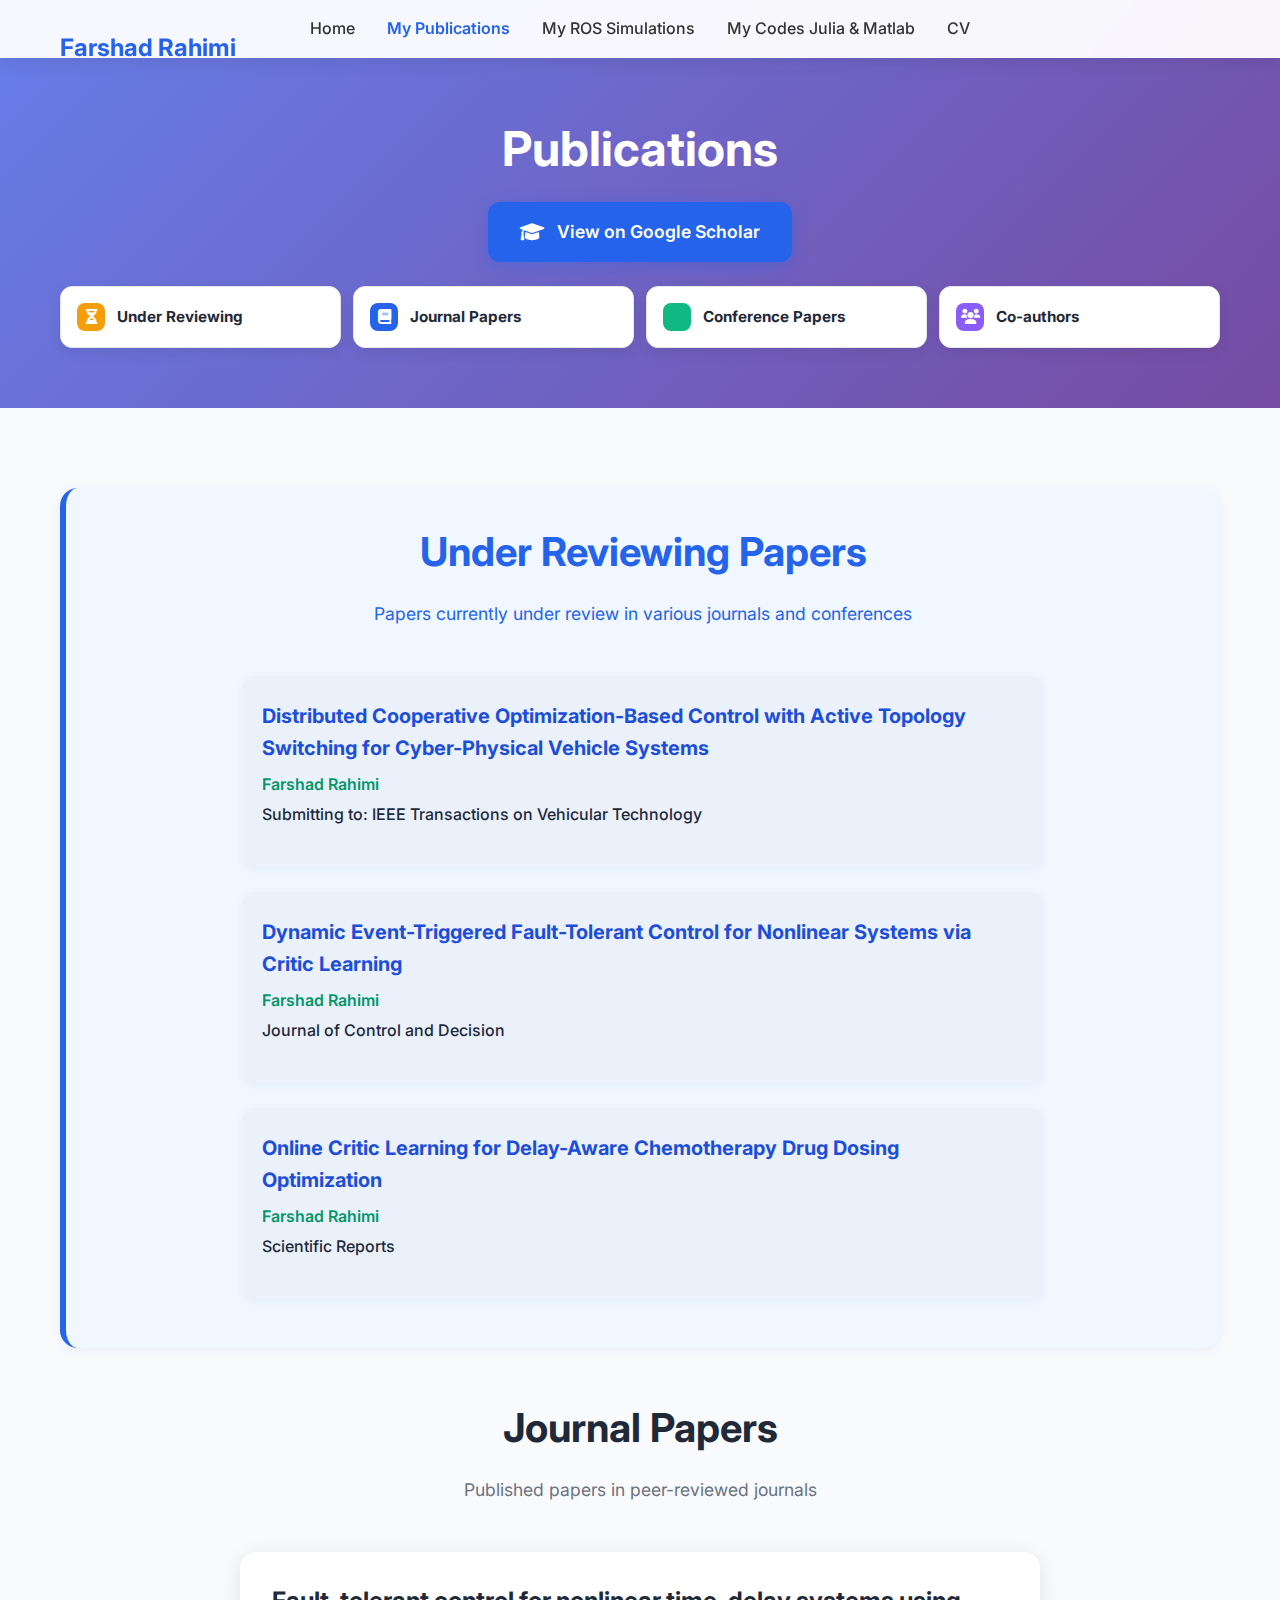
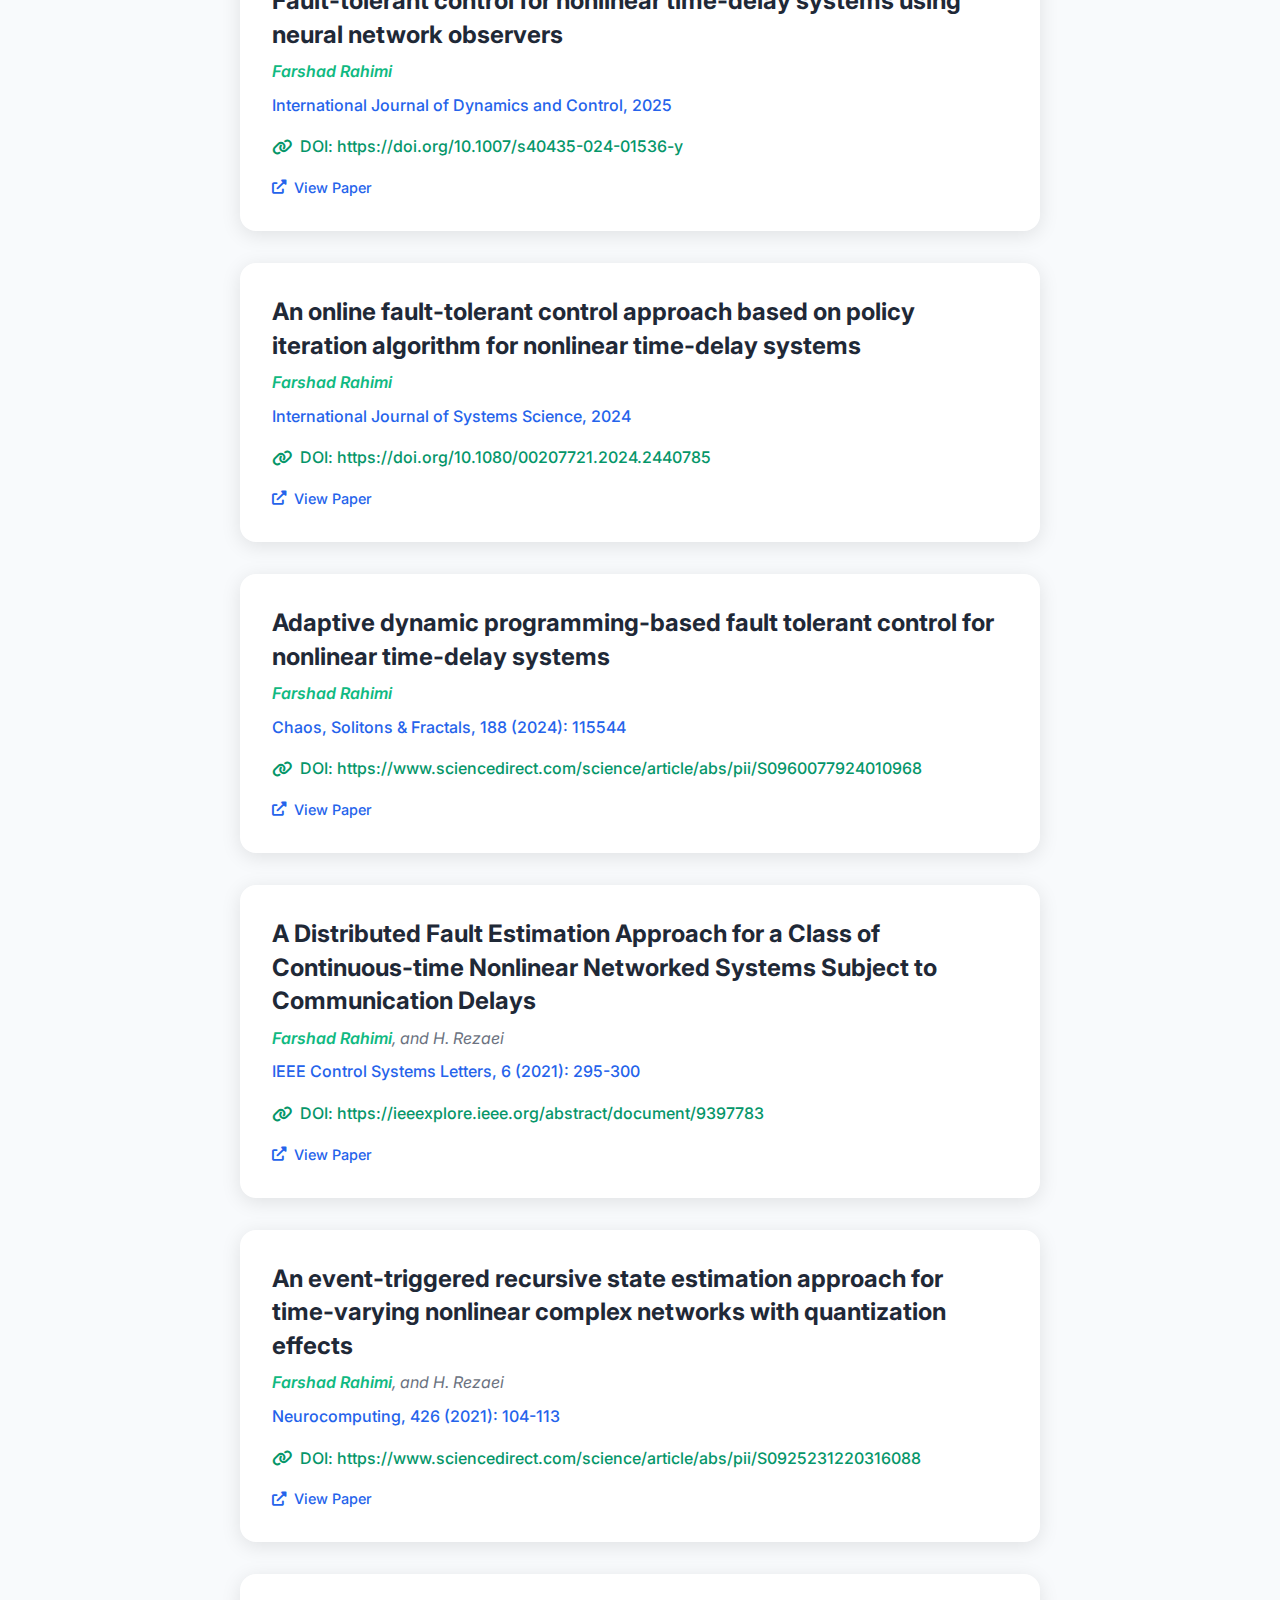
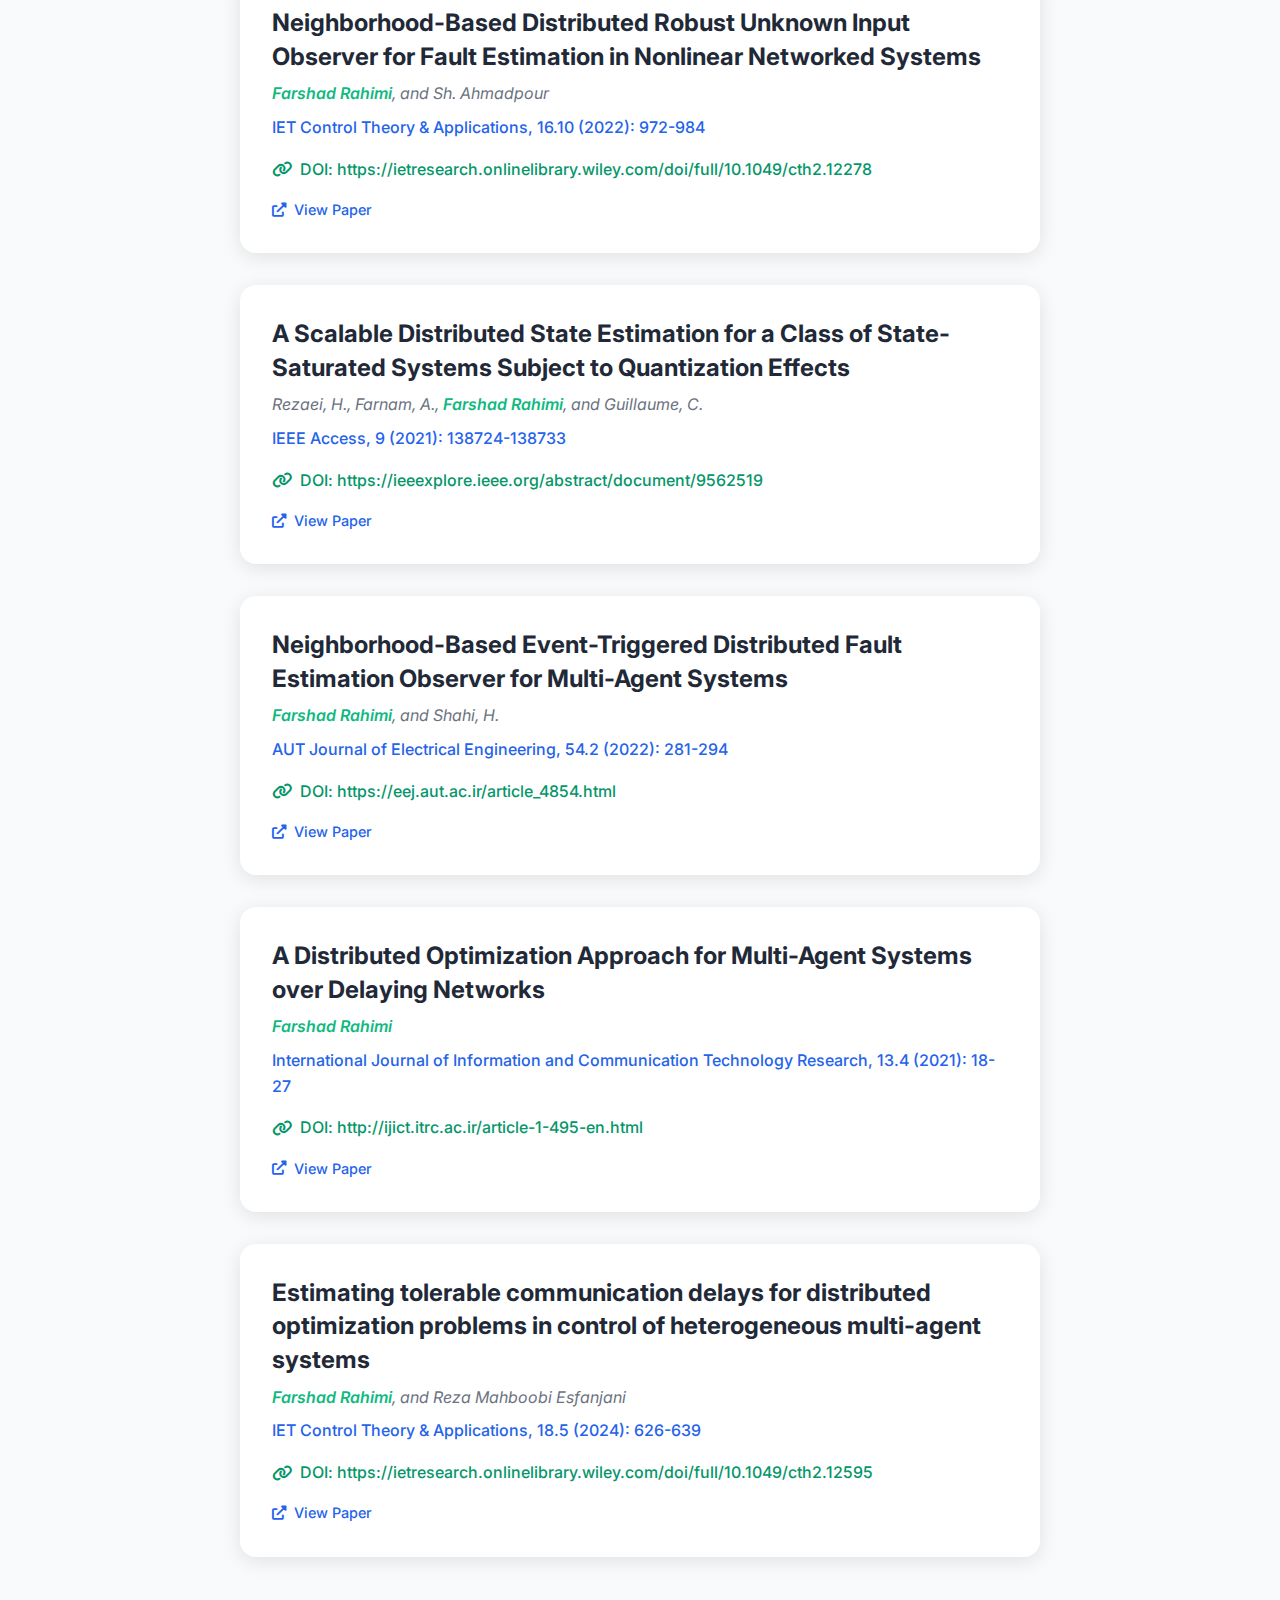
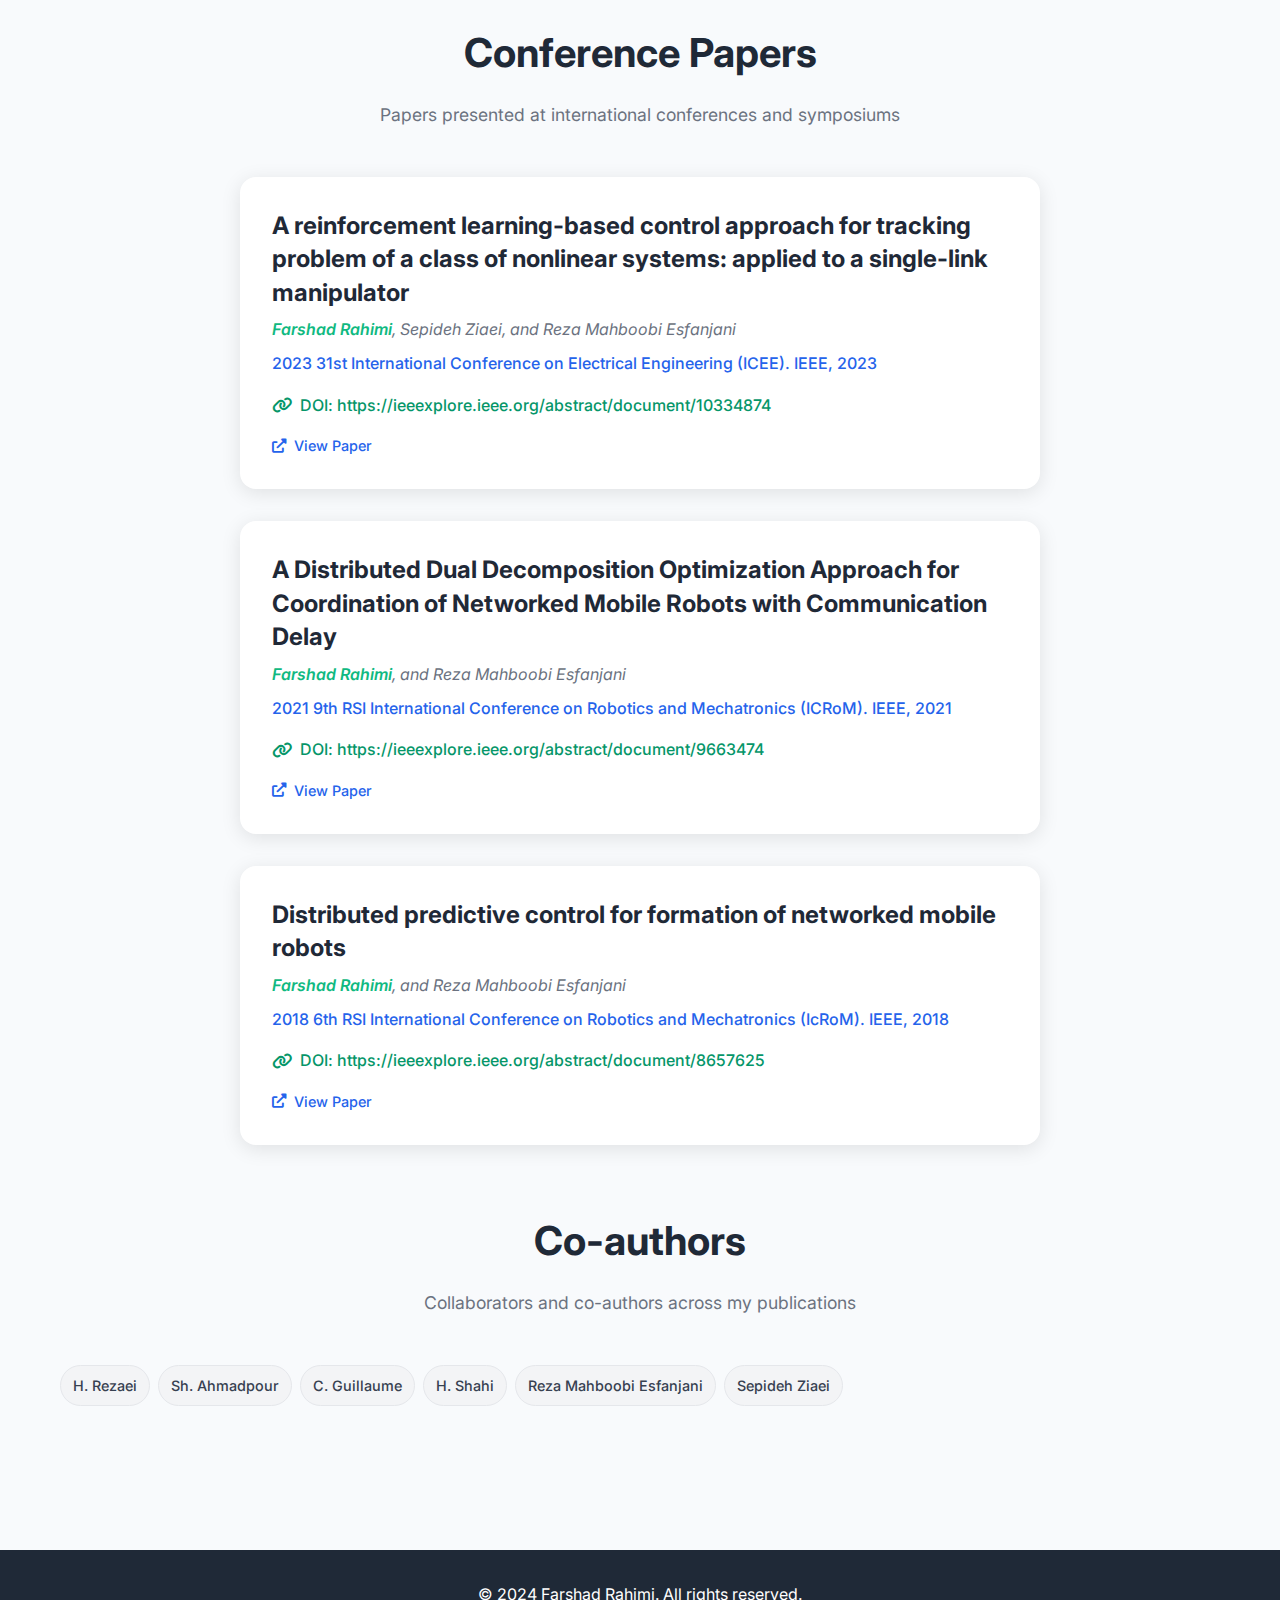
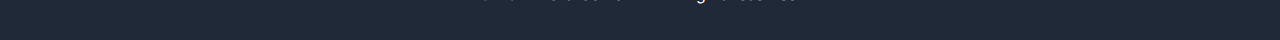
<file: publications.html>
<!DOCTYPE html>
<html lang="en">
<head>
    <meta charset="UTF-8">
    <meta name="viewport" content="width=device-width, initial-scale=1.0">
    <title>My Publications - Farshad Rahimi</title>
    <link rel="stylesheet" href="styles.css">
    <link href="https://fonts.googleapis.com/css2?family=Inter:wght@300;400;500;600;700&display=swap" rel="stylesheet">
    <link rel="stylesheet" href="https://cdnjs.cloudflare.com/ajax/libs/font-awesome/6.0.0/css/all.min.css">
    <style>
        .publication-section {
            margin-bottom: 4rem;
            scroll-margin-top: 110px;
        }

        .section-header {
            text-align: center;
            margin-bottom: 3rem;
        }

        .section-title {
            font-size: 2.5rem;
            font-weight: 700;
            color: #1f2937;
            margin-bottom: 1rem;
        }

        .section-subtitle {
            font-size: 1.1rem;
            color: #6b7280;
            max-width: 600px;
            margin: 0 auto;
        }

        .publication-item {
            background: white;
            padding: 2rem;
            border-radius: 16px;
            margin-bottom: 2rem;
            box-shadow: 0 4px 20px rgba(0, 0, 0, 0.1);
            transition: transform 0.3s ease, box-shadow 0.3s ease;
        }

        .publication-item:hover {
            transform: translateY(-5px);
            box-shadow: 0 8px 30px rgba(0, 0, 0, 0.15);
        }

        .publication-item h3 {
            font-size: 1.5rem;
            margin-bottom: 0.5rem;
            color: #1f2937;
            line-height: 1.4;
        }

        .publication-authors {
            color: #6b7280;
            font-style: italic;
            margin-bottom: 0.5rem;
        }

        .author-name {
            color: #10b981;
            font-weight: 600;
        }

        .publication-journal {
            color: #2563eb;
            font-weight: 500;
            margin-bottom: 1rem;
        }

        .publication-doi {
            color: #059669;
            font-weight: 500;
            margin-bottom: 1rem;
            display: flex;
            align-items: center;
            gap: 0.5rem;
        }

        .publication-doi a {
            color: #059669;
            text-decoration: none;
            transition: color 0.3s ease;
        }

        .publication-doi a:hover {
            color: #047857;
        }

        .publication-links {
            display: flex;
            gap: 1rem;
            flex-wrap: wrap;
        }

        .publication-link {
            color: #2563eb;
            text-decoration: none;
            font-weight: 500;
            font-size: 0.9rem;
            transition: color 0.3s ease;
            display: flex;
            align-items: center;
            gap: 0.5rem;
        }

        .publication-link:hover {
            color: #1d4ed8;
        }

        .empty-section {
            text-align: center;
            padding: 3rem;
            color: #6b7280;
            font-style: italic;
        }

        .scholar-link-container {
            text-align: center;
            margin-top: 2rem;
        }

        .scholar-link-box {
            display: inline-flex;
            align-items: center;
            gap: 0.8rem;
            background: #10b981;
            color: white;
            padding: 1rem 2rem;
            border-radius: 12px;
            text-decoration: none;
            font-weight: 600;
            font-size: 1.1rem;
            transition: all 0.3s ease;
            box-shadow: 0 4px 15px rgba(16, 185, 129, 0.3);
        }

        .scholar-link-box:hover {
            background: #059669;
            transform: translateY(-2px);
            box-shadow: 0 6px 20px rgba(16, 185, 129, 0.4);
            color: white;
        }

        .scholar-link-box i {
            font-size: 1.2rem;
        }

        /* Quick Navigation */
        .quick-nav {
            margin-top: 1.5rem;
            display: grid;
            grid-template-columns: repeat(auto-fit, minmax(180px, 1fr));
            gap: 0.75rem;
        }

        .quick-card {
            background: white;
            color: #1f2937;
            text-decoration: none;
            border-radius: 12px;
            padding: 1rem 1rem;
            display: flex;
            align-items: center;
            gap: 0.75rem;
            box-shadow: 0 4px 14px rgba(0, 0, 0, 0.08);
            transition: transform 0.2s ease, box-shadow 0.2s ease;
            border: 1px solid #e5e7eb;
        }

        .quick-card:hover {
            transform: translateY(-3px);
            box-shadow: 0 8px 20px rgba(0, 0, 0, 0.12);
        }

        .quick-card i {
            width: 28px;
            height: 28px;
            display: inline-flex;
            align-items: center;
            justify-content: center;
            border-radius: 8px;
            color: white;
            font-size: 0.95rem;
        }

        .icon-review { background: #f59e0b; }
        .icon-journal { background: #2563eb; }
        .icon-conference { background: #10b981; }
        .icon-coauthors { background: #8b5cf6; }

        .quick-card-title {
            font-weight: 700;
            font-size: 0.95rem;
        }

        /* Co-authors */
        .coauthors-grid {
            display: flex;
            flex-wrap: wrap;
            gap: 0.5rem;
        }

        .coauthor-chip {
            background: #f3f4f6;
            color: #374151;
            padding: 0.5rem 0.75rem;
            border-radius: 999px;
            font-size: 0.9rem;
            font-weight: 500;
            border: 1px solid #e5e7eb;
        }
    </style>
</head>
<body>
    <!-- Navigation -->
    <nav class="navbar">
        <div class="nav-container">
            <div class="nav-logo">
                <h2>Farshad Rahimi</h2>
            </div>
            <ul class="nav-menu">
                <li class="nav-item">
                    <a href="index.html" class="nav-link">Home</a>
                </li>
                <li class="nav-item">
                    <a href="publications.html" class="nav-link active">My Publications</a>
                </li>
                <li class="nav-item">
                    <a href="ros-simulations.html" class="nav-link">My ROS Simulations</a>
                </li>
                <li class="nav-item">
                    <a href="codes.html" class="nav-link">My Codes Julia & Matlab</a>
                </li>
                <li class="nav-item">
                    <a href="cv.html" class="nav-link">CV</a>
                </li>
            </ul>
            <div class="hamburger">
                <span class="bar"></span>
                <span class="bar"></span>
                <span class="bar"></span>
            </div>
        </div>
    </nav>

    <!-- Publications Header -->
    <section class="page-header">
        <div class="container">
            <h1 class="page-title">Publications</h1>
            
            <!-- Google Scholar Link Box -->
            <div class="scholar-link-container" style="margin-top: 1.5rem;">
                <a href="https://scholar.google.com/citations?hl=en&user=KOzMTRsAAAAJ&view_op=list_works&sortby=pubdate" target="_blank" class="scholar-link-box" style="background: #2563eb; box-shadow: 0 4px 15px rgba(37,99,235,0.35);">
                    <i class="fas fa-graduation-cap"></i>
                    View on Google Scholar
                </a>
            </div>

            <!-- Quick Navigation Cards -->
            <div class="quick-nav" aria-label="Quick navigation">
                <a class="quick-card" href="#under-reviewing" aria-label="Jump to Under Reviewing Papers">
                    <i class="fas fa-hourglass-half icon-review"></i>
                    <span class="quick-card-title">Under Reviewing</span>
                </a>
                <a class="quick-card" href="#journal-papers" aria-label="Jump to Journal Papers">
                    <i class="fas fa-book icon-journal"></i>
                    <span class="quick-card-title">Journal Papers</span>
                </a>
                <a class="quick-card" href="#conference-papers" aria-label="Jump to Conference Papers">
                    <i class="fas fa-podium icon-conference"></i>
                    <span class="quick-card-title">Conference Papers</span>
                </a>
                <a class="quick-card" href="#co-authors" aria-label="Jump to Co-authors">
                    <i class="fas fa-users icon-coauthors"></i>
                    <span class="quick-card-title">Co-authors</span>
                </a>
            </div>
        </div>
    </section>

    <!-- Publications Section -->
    <section class="publications">
        <div class="container">
            <!-- Under Reviewing Papers -->
            <div id="under-reviewing" class="publication-section" style="background: #f0f7ff; border-left: 6px solid #2563eb; border-radius: 18px; box-shadow: 0 2px 12px rgba(37,99,235,0.08); padding: 2rem 1.5rem 1.5rem 1.5rem; margin-bottom: 3rem;">
                <div class="section-header">
                    <h2 class="section-title" style="color: #2563eb;">Under Reviewing Papers</h2>
                    <p class="section-subtitle" style="color: #2563eb;">Papers currently under review in various journals and conferences</p>
                </div>
                <div class="publications-content">
                    <div class="reviewing-paper-item" style="background: #eaf1fb; border-radius: 12px; margin-bottom: 1.5rem; padding: 1.5rem 1.2rem; box-shadow: 0 2px 8px rgba(37,99,235,0.06);">
                        <h3 style="font-size: 1.25rem; color: #1d4ed8; margin-bottom: 0.5rem;">Distributed Cooperative Optimization-Based Control with Active Topology Switching for Cyber-Physical Vehicle Systems</h3>
                        <p class="publication-authors" style="color: #2563eb; font-style: normal; margin-bottom: 0.3rem;">
                            <span class="author-name" style="color: #059669;">Farshad Rahimi</span>
                        </p>
                        <p class="publication-journal" style="color: #1e293b; font-weight: 500;">Submitting to: IEEE Transactions on Vehicular Technology</p>
                    </div>
                    <div class="reviewing-paper-item" style="background: #eaf1fb; border-radius: 12px; margin-bottom: 1.5rem; padding: 1.5rem 1.2rem; box-shadow: 0 2px 8px rgba(37,99,235,0.06);">
                        <h3 style="font-size: 1.25rem; color: #1d4ed8; margin-bottom: 0.5rem;">Dynamic Event-Triggered Fault-Tolerant Control for Nonlinear Systems via Critic Learning</h3>
                        <p class="publication-authors" style="color: #2563eb; font-style: normal; margin-bottom: 0.3rem;">
                            <span class="author-name" style="color: #059669;">Farshad Rahimi</span>
                        </p>
                        <p class="publication-journal" style="color: #1e293b; font-weight: 500;">Journal of Control and Decision</p>
                    </div>
                    <div class="reviewing-paper-item" style="background: #eaf1fb; border-radius: 12px; margin-bottom: 1.5rem; padding: 1.5rem 1.2rem; box-shadow: 0 2px 8px rgba(37,99,235,0.06);">
                        <h3 style="font-size: 1.25rem; color: #1d4ed8; margin-bottom: 0.5rem;">Online Critic Learning for Delay-Aware Chemotherapy Drug Dosing Optimization</h3>
                        <p class="publication-authors" style="color: #2563eb; font-style: normal; margin-bottom: 0.3rem;">
                            <span class="author-name" style="color: #059669;">Farshad Rahimi</span>
                        </p>
                        <p class="publication-journal" style="color: #1e293b; font-weight: 500;">Scientific Reports</p>
                    </div>
                </div>
            </div>

            <!-- Journal Papers -->
            <div id="journal-papers" class="publication-section">
                <div class="section-header">
                    <h2 class="section-title">Journal Papers</h2>
                    <p class="section-subtitle">Published papers in peer-reviewed journals</p>
                </div>
                <div class="publications-content">
                    <div class="publication-item">
                        <h3>Fault-tolerant control for nonlinear time-delay systems using neural network observers</h3>
                        <p class="publication-authors">
                            <span class="author-name">Farshad Rahimi</span>
                        </p>
                        <p class="publication-journal">International Journal of Dynamics and Control, 2025</p>
                        <div class="publication-doi">
                            <i class="fas fa-link"></i>
                            <a href="https://doi.org/10.1007/s40435-024-01536-y" target="_blank">
                                DOI: https://doi.org/10.1007/s40435-024-01536-y
                            </a>
                        </div>
                        <div class="publication-links">
                            <a href="https://link.springer.com/article/10.1007/s40435-024-01536-y" target="_blank" class="publication-link">
                                <i class="fas fa-external-link-alt"></i> View Paper
                            </a>
                        </div>
                    </div>

                    <div class="publication-item">
                        <h3>An online fault-tolerant control approach based on policy iteration algorithm for nonlinear time-delay systems</h3>
                        <p class="publication-authors">
                            <span class="author-name">Farshad Rahimi</span>
                        </p>
                        <p class="publication-journal">International Journal of Systems Science, 2024</p>
                        <div class="publication-doi">
                            <i class="fas fa-link"></i>
                            <a href="https://doi.org/10.1080/00207721.2024.2440785" target="_blank">
                                DOI: https://doi.org/10.1080/00207721.2024.2440785
                            </a>
                        </div>
                        <div class="publication-links">
                            <a href="https://www.tandfonline.com/doi/full/10.1080/00207721.2024.2440785" target="_blank" class="publication-link">
                                <i class="fas fa-external-link-alt"></i> View Paper
                            </a>
                        </div>
                    </div>

                    <div class="publication-item">
                        <h3>Adaptive dynamic programming-based fault tolerant control for nonlinear time-delay systems</h3>
                        <p class="publication-authors">
                            <span class="author-name">Farshad Rahimi</span>
                        </p>
                        <p class="publication-journal">Chaos, Solitons & Fractals, 188 (2024): 115544</p>
                        <div class="publication-doi">
                            <i class="fas fa-link"></i>
                            <a href="https://www.sciencedirect.com/science/article/abs/pii/S0960077924010968" target="_blank">
                                DOI: https://www.sciencedirect.com/science/article/abs/pii/S0960077924010968
                            </a>
                        </div>
                        <div class="publication-links">
                            <a href="https://www.sciencedirect.com/science/article/abs/pii/S0960077924010968" target="_blank" class="publication-link">
                                <i class="fas fa-external-link-alt"></i> View Paper
                            </a>
                        </div>
                    </div>

                    <div class="publication-item">
                        <h3>A Distributed Fault Estimation Approach for a Class of Continuous-time Nonlinear Networked Systems Subject to Communication Delays</h3>
                        <p class="publication-authors">
                            <span class="author-name">Farshad Rahimi</span>, and H. Rezaei
                        </p>
                        <p class="publication-journal">IEEE Control Systems Letters, 6 (2021): 295-300</p>
                        <div class="publication-doi">
                            <i class="fas fa-link"></i>
                            <a href="https://ieeexplore.ieee.org/abstract/document/9397783" target="_blank">
                                DOI: https://ieeexplore.ieee.org/abstract/document/9397783
                            </a>
                        </div>
                        <div class="publication-links">
                            <a href="https://ieeexplore.ieee.org/abstract/document/9397783" target="_blank" class="publication-link">
                                <i class="fas fa-external-link-alt"></i> View Paper
                            </a>
                        </div>
                    </div>

                    <div class="publication-item">
                        <h3>An event-triggered recursive state estimation approach for time-varying nonlinear complex networks with quantization effects</h3>
                        <p class="publication-authors">
                            <span class="author-name">Farshad Rahimi</span>, and H. Rezaei
                        </p>
                        <p class="publication-journal">Neurocomputing, 426 (2021): 104-113</p>
                        <div class="publication-doi">
                            <i class="fas fa-link"></i>
                            <a href="https://www.sciencedirect.com/science/article/abs/pii/S0925231220316088" target="_blank">
                                DOI: https://www.sciencedirect.com/science/article/abs/pii/S0925231220316088
                            </a>
                        </div>
                        <div class="publication-links">
                            <a href="https://www.sciencedirect.com/science/article/abs/pii/S0925231220316088" target="_blank" class="publication-link">
                                <i class="fas fa-external-link-alt"></i> View Paper
                            </a>
                        </div>
                    </div>

                    <div class="publication-item">
                        <h3>Neighborhood-Based Distributed Robust Unknown Input Observer for Fault Estimation in Nonlinear Networked Systems</h3>
                        <p class="publication-authors">
                            <span class="author-name">Farshad Rahimi</span>, and Sh. Ahmadpour
                        </p>
                        <p class="publication-journal">IET Control Theory & Applications, 16.10 (2022): 972-984</p>
                        <div class="publication-doi">
                            <i class="fas fa-link"></i>
                            <a href="https://ietresearch.onlinelibrary.wiley.com/doi/full/10.1049/cth2.12278" target="_blank">
                                DOI: https://ietresearch.onlinelibrary.wiley.com/doi/full/10.1049/cth2.12278
                            </a>
                        </div>
                        <div class="publication-links">
                            <a href="https://ietresearch.onlinelibrary.wiley.com/doi/full/10.1049/cth2.12278" target="_blank" class="publication-link">
                                <i class="fas fa-external-link-alt"></i> View Paper
                            </a>
                        </div>
                    </div>

                    <div class="publication-item">
                        <h3>A Scalable Distributed State Estimation for a Class of State-Saturated Systems Subject to Quantization Effects</h3>
                        <p class="publication-authors">
                            Rezaei, H., Farnam, A., <span class="author-name">Farshad Rahimi</span>, and Guillaume, C.
                        </p>
                        <p class="publication-journal">IEEE Access, 9 (2021): 138724-138733</p>
                        <div class="publication-doi">
                            <i class="fas fa-link"></i>
                            <a href="https://ieeexplore.ieee.org/abstract/document/9562519" target="_blank">
                                DOI: https://ieeexplore.ieee.org/abstract/document/9562519
                            </a>
                        </div>
                        <div class="publication-links">
                            <a href="https://ieeexplore.ieee.org/abstract/document/9562519" target="_blank" class="publication-link">
                                <i class="fas fa-external-link-alt"></i> View Paper
                            </a>
                        </div>
                    </div>

                    <div class="publication-item">
                        <h3>Neighborhood-Based Event-Triggered Distributed Fault Estimation Observer for Multi-Agent Systems</h3>
                        <p class="publication-authors">
                            <span class="author-name">Farshad Rahimi</span>, and Shahi, H.
                        </p>
                        <p class="publication-journal">AUT Journal of Electrical Engineering, 54.2 (2022): 281-294</p>
                        <div class="publication-doi">
                            <i class="fas fa-link"></i>
                            <a href="https://eej.aut.ac.ir/article_4854.html" target="_blank">
                                DOI: https://eej.aut.ac.ir/article_4854.html
                            </a>
                        </div>
                        <div class="publication-links">
                            <a href="https://eej.aut.ac.ir/article_4854.html" target="_blank" class="publication-link">
                                <i class="fas fa-external-link-alt"></i> View Paper
                            </a>
                        </div>
                    </div>

                    <div class="publication-item">
                        <h3>A Distributed Optimization Approach for Multi-Agent Systems over Delaying Networks</h3>
                        <p class="publication-authors">
                            <span class="author-name">Farshad Rahimi</span>
                        </p>
                        <p class="publication-journal">International Journal of Information and Communication Technology Research, 13.4 (2021): 18-27</p>
                        <div class="publication-doi">
                            <i class="fas fa-link"></i>
                            <a href="http://ijict.itrc.ac.ir/article-1-495-en.html" target="_blank">
                                DOI: http://ijict.itrc.ac.ir/article-1-495-en.html
                            </a>
                        </div>
                        <div class="publication-links">
                            <a href="http://ijict.itrc.ac.ir/article-1-495-en.html" target="_blank" class="publication-link">
                                <i class="fas fa-external-link-alt"></i> View Paper
                            </a>
                        </div>
                    </div>

                    <div class="publication-item">
                        <h3>Estimating tolerable communication delays for distributed optimization problems in control of heterogeneous multi-agent systems</h3>
                        <p class="publication-authors">
                            <span class="author-name">Farshad Rahimi</span>, and Reza Mahboobi Esfanjani
                        </p>
                        <p class="publication-journal">IET Control Theory & Applications, 18.5 (2024): 626-639</p>
                        <div class="publication-doi">
                            <i class="fas fa-link"></i>
                            <a href="https://ietresearch.onlinelibrary.wiley.com/doi/full/10.1049/cth2.12595" target="_blank">
                                DOI: https://ietresearch.onlinelibrary.wiley.com/doi/full/10.1049/cth2.12595
                            </a>
                        </div>
                        <div class="publication-links">
                            <a href="https://ietresearch.onlinelibrary.wiley.com/doi/full/10.1049/cth2.12595" target="_blank" class="publication-link">
                                <i class="fas fa-external-link-alt"></i> View Paper
                            </a>
                        </div>
                    </div>
                </div>
            </div>

            <!-- Conference Papers -->
            <div id="conference-papers" class="publication-section">
                <div class="section-header">
                    <h2 class="section-title">Conference Papers</h2>
                    <p class="section-subtitle">Papers presented at international conferences and symposiums</p>
                </div>
                <div class="publications-content">
                    <div class="publication-item">
                        <h3>A reinforcement learning-based control approach for tracking problem of a class of nonlinear systems: applied to a single-link manipulator</h3>
                        <p class="publication-authors">
                            <span class="author-name">Farshad Rahimi</span>, Sepideh Ziaei, and Reza Mahboobi Esfanjani
                        </p>
                        <p class="publication-journal">2023 31st International Conference on Electrical Engineering (ICEE). IEEE, 2023</p>
                        <div class="publication-doi">
                            <i class="fas fa-link"></i>
                            <a href="https://ieeexplore.ieee.org/abstract/document/10334874" target="_blank">
                                DOI: https://ieeexplore.ieee.org/abstract/document/10334874
                            </a>
                        </div>
                        <div class="publication-links">
                            <a href="https://ieeexplore.ieee.org/abstract/document/10334874" target="_blank" class="publication-link">
                                <i class="fas fa-external-link-alt"></i> View Paper
                            </a>
                        </div>
                    </div>

                    <div class="publication-item">
                        <h3>A Distributed Dual Decomposition Optimization Approach for Coordination of Networked Mobile Robots with Communication Delay</h3>
                        <p class="publication-authors">
                            <span class="author-name">Farshad Rahimi</span>, and Reza Mahboobi Esfanjani
                        </p>
                        <p class="publication-journal">2021 9th RSI International Conference on Robotics and Mechatronics (ICRoM). IEEE, 2021</p>
                        <div class="publication-doi">
                            <i class="fas fa-link"></i>
                            <a href="https://ieeexplore.ieee.org/abstract/document/9663474" target="_blank">
                                DOI: https://ieeexplore.ieee.org/abstract/document/9663474
                            </a>
                        </div>
                        <div class="publication-links">
                            <a href="https://ieeexplore.ieee.org/abstract/document/9663474" target="_blank" class="publication-link">
                                <i class="fas fa-external-link-alt"></i> View Paper
                            </a>
                        </div>
                    </div>

                    <div class="publication-item">
                        <h3>Distributed predictive control for formation of networked mobile robots</h3>
                        <p class="publication-authors">
                            <span class="author-name">Farshad Rahimi</span>, and Reza Mahboobi Esfanjani
                        </p>
                        <p class="publication-journal">2018 6th RSI International Conference on Robotics and Mechatronics (IcRoM). IEEE, 2018</p>
                        <div class="publication-doi">
                            <i class="fas fa-link"></i>
                            <a href="https://ieeexplore.ieee.org/abstract/document/8657625" target="_blank">
                                DOI: https://ieeexplore.ieee.org/abstract/document/8657625
                            </a>
                        </div>
                        <div class="publication-links">
                            <a href="https://ieeexplore.ieee.org/abstract/document/8657625" target="_blank" class="publication-link">
                                <i class="fas fa-external-link-alt"></i> View Paper
                            </a>
                        </div>
                    </div>
                </div>
            </div>
            <!-- Co-authors -->
            <div id="co-authors" class="publication-section">
                <div class="section-header">
                    <h2 class="section-title">Co-authors</h2>
                    <p class="section-subtitle">Collaborators and co-authors across my publications</p>
                </div>
                <div class="coauthors-grid">
                    <span class="coauthor-chip">H. Rezaei</span>
                    <span class="coauthor-chip">Sh. Ahmadpour</span>
                    <span class="coauthor-chip">C. Guillaume</span>
                    <span class="coauthor-chip">H. Shahi</span>
                    <span class="coauthor-chip">Reza Mahboobi Esfanjani</span>
                    <span class="coauthor-chip">Sepideh Ziaei</span>
                </div>
            </div>
        </div>
    </section>

    <!-- Footer -->
    <footer class="footer">
        <div class="container">
            <p>&copy; 2024 Farshad Rahimi. All rights reserved.</p>
        </div>
    </footer>

    <script src="script.js"></script>
</body>
</html>
</file>
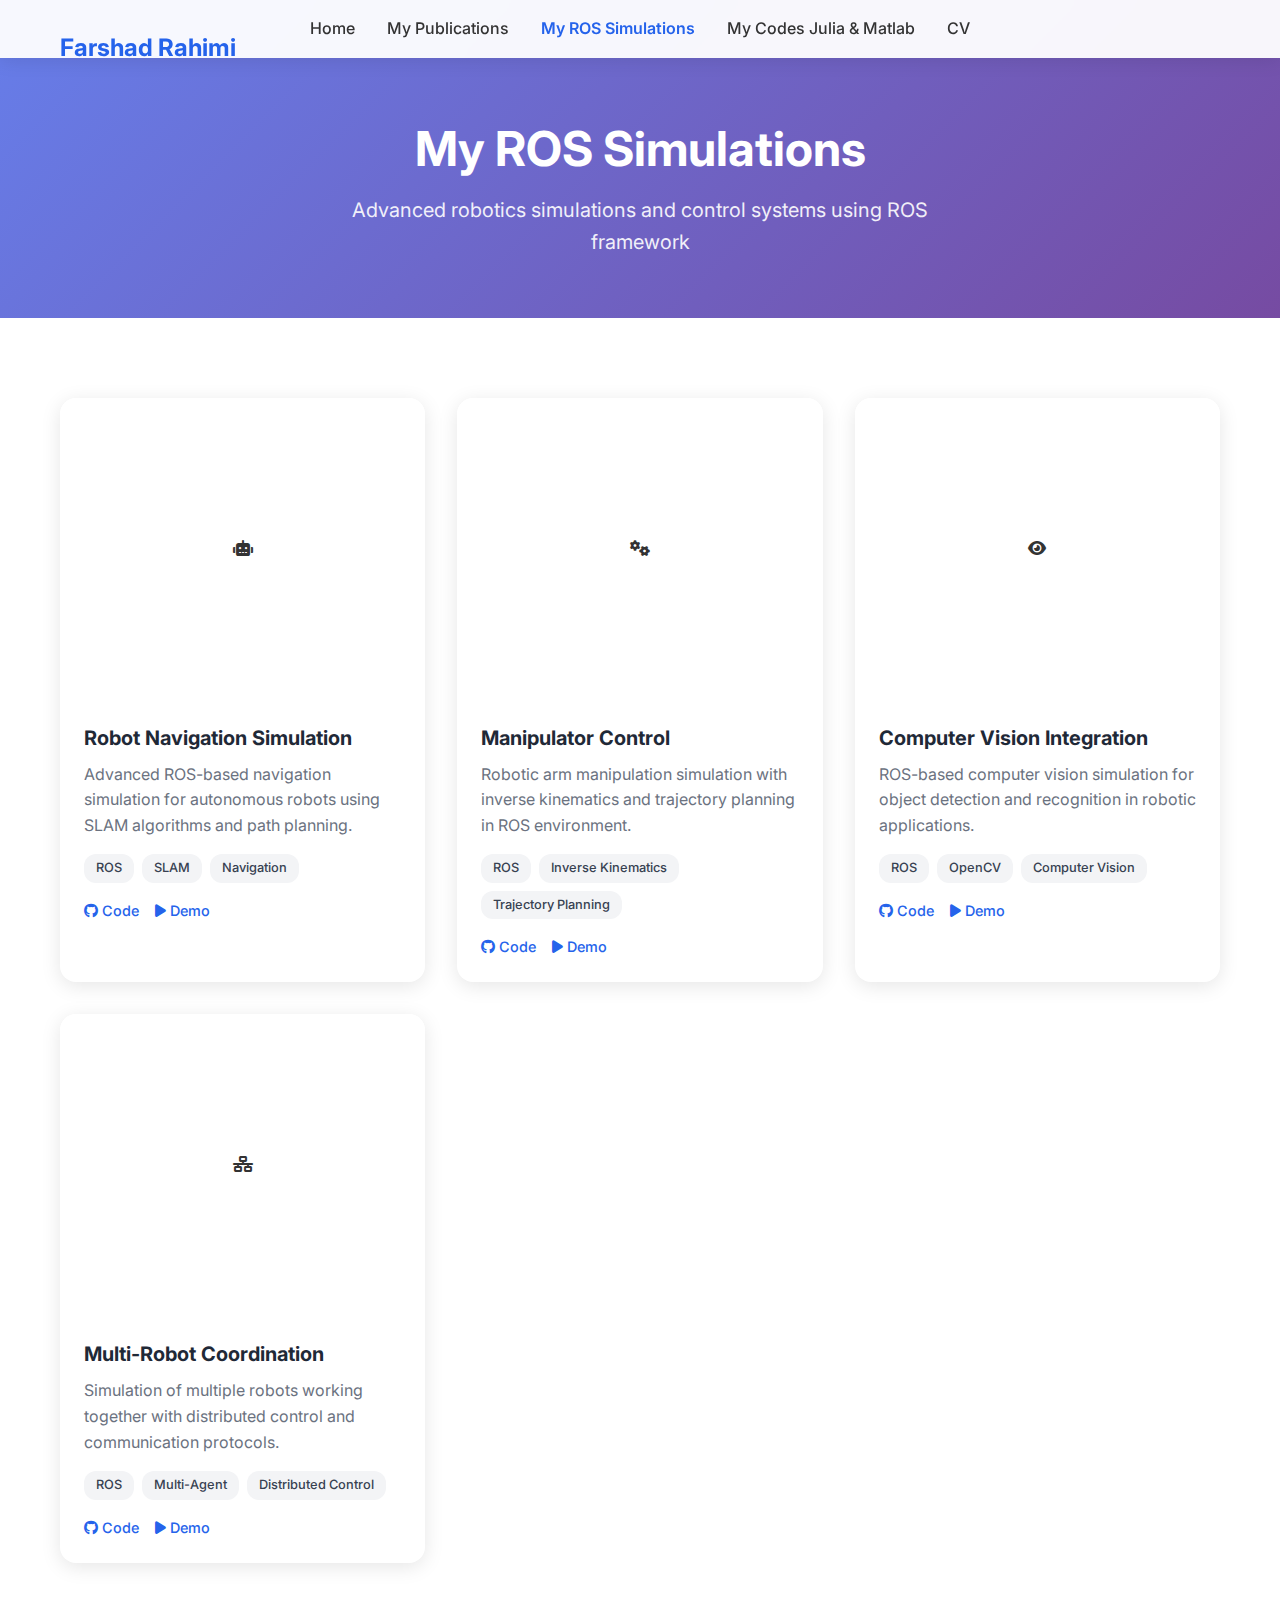
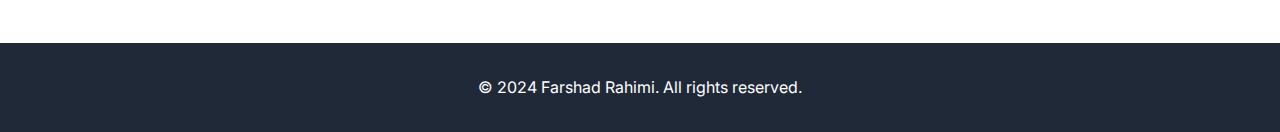
<file: ros-simulations.html>
<!DOCTYPE html>
<html lang="en">
<head>
    <meta charset="UTF-8">
    <meta name="viewport" content="width=device-width, initial-scale=1.0">
    <title>My ROS Simulations - Farshad Rahimi</title>
    <link rel="stylesheet" href="styles.css">
    <link href="https://fonts.googleapis.com/css2?family=Inter:wght@300;400;500;600;700&display=swap" rel="stylesheet">
    <link rel="stylesheet" href="https://cdnjs.cloudflare.com/ajax/libs/font-awesome/6.0.0/css/all.min.css">
</head>
<body>
    <!-- Navigation -->
    <nav class="navbar">
        <div class="nav-container">
            <div class="nav-logo">
                <h2>Farshad Rahimi</h2>
            </div>
            <ul class="nav-menu">
                <li class="nav-item">
                    <a href="index.html" class="nav-link">Home</a>
                </li>
                <li class="nav-item">
                    <a href="publications.html" class="nav-link">My Publications</a>
                </li>
                <li class="nav-item">
                    <a href="ros-simulations.html" class="nav-link active">My ROS Simulations</a>
                </li>
                <li class="nav-item">
                    <a href="codes.html" class="nav-link">My Codes Julia & Matlab</a>
                </li>
                <li class="nav-item">
                    <a href="cv.html" class="nav-link">CV</a>
                </li>
            </ul>
            <div class="hamburger">
                <span class="bar"></span>
                <span class="bar"></span>
                <span class="bar"></span>
            </div>
        </div>
    </nav>

    <!-- ROS Simulations Header -->
    <section class="page-header">
        <div class="container">
            <h1 class="page-title">My ROS Simulations</h1>
            <p class="page-subtitle">Advanced robotics simulations and control systems using ROS framework</p>
        </div>
    </section>

    <!-- ROS Simulations Section -->
    <section class="ros-simulations">
        <div class="container">
            <div class="ros-grid">
                <div class="ros-card">
                    <div class="ros-image">
                        <i class="fas fa-robot"></i>
                    </div>
                    <div class="ros-content">
                        <h3>Robot Navigation Simulation</h3>
                        <p>Advanced ROS-based navigation simulation for autonomous robots using SLAM algorithms and path planning.</p>
                        <div class="ros-tech">
                            <span class="tech-tag">ROS</span>
                            <span class="tech-tag">SLAM</span>
                            <span class="tech-tag">Navigation</span>
                        </div>
                        <div class="ros-links">
                            <a href="#" class="ros-link"><i class="fab fa-github"></i> Code</a>
                            <a href="#" class="ros-link"><i class="fas fa-play"></i> Demo</a>
                        </div>
                    </div>
                </div>

                <div class="ros-card">
                    <div class="ros-image">
                        <i class="fas fa-cogs"></i>
                    </div>
                    <div class="ros-content">
                        <h3>Manipulator Control</h3>
                        <p>Robotic arm manipulation simulation with inverse kinematics and trajectory planning in ROS environment.</p>
                        <div class="ros-tech">
                            <span class="tech-tag">ROS</span>
                            <span class="tech-tag">Inverse Kinematics</span>
                            <span class="tech-tag">Trajectory Planning</span>
                        </div>
                        <div class="ros-links">
                            <a href="#" class="ros-link"><i class="fab fa-github"></i> Code</a>
                            <a href="#" class="ros-link"><i class="fas fa-play"></i> Demo</a>
                        </div>
                    </div>
                </div>

                <div class="ros-card">
                    <div class="ros-image">
                        <i class="fas fa-eye"></i>
                    </div>
                    <div class="ros-content">
                        <h3>Computer Vision Integration</h3>
                        <p>ROS-based computer vision simulation for object detection and recognition in robotic applications.</p>
                        <div class="ros-tech">
                            <span class="tech-tag">ROS</span>
                            <span class="tech-tag">OpenCV</span>
                            <span class="tech-tag">Computer Vision</span>
                        </div>
                        <div class="ros-links">
                            <a href="#" class="ros-link"><i class="fab fa-github"></i> Code</a>
                            <a href="#" class="ros-link"><i class="fas fa-play"></i> Demo</a>
                        </div>
                    </div>
                </div>

                <div class="ros-card">
                    <div class="ros-image">
                        <i class="fas fa-network-wired"></i>
                    </div>
                    <div class="ros-content">
                        <h3>Multi-Robot Coordination</h3>
                        <p>Simulation of multiple robots working together with distributed control and communication protocols.</p>
                        <div class="ros-tech">
                            <span class="tech-tag">ROS</span>
                            <span class="tech-tag">Multi-Agent</span>
                            <span class="tech-tag">Distributed Control</span>
                        </div>
                        <div class="ros-links">
                            <a href="#" class="ros-link"><i class="fab fa-github"></i> Code</a>
                            <a href="#" class="ros-link"><i class="fas fa-play"></i> Demo</a>
                        </div>
                    </div>
                </div>
            </div>
        </div>
    </section>

    <!-- Footer -->
    <footer class="footer">
        <div class="container">
            <p>&copy; 2024 Farshad Rahimi. All rights reserved.</p>
        </div>
    </footer>

    <script src="script.js"></script>
</body>
</html>
</file>
<file: styles.css>
/* Reset and Base Styles */
* {
    margin: 0;
    padding: 0;
    box-sizing: border-box;
}

body {
    font-family: 'Inter', sans-serif;
    line-height: 1.6;
    color: #333;
    background-color: #ffffff;
}

.container {
    max-width: 1200px;
    margin: 0 auto;
    padding: 0 20px;
}

/* Navigation */
.navbar {
    position: fixed;
    top: 0;
    width: 100%;
    background: rgba(255, 255, 255, 0.95);
    backdrop-filter: blur(10px);
    z-index: 1000;
    padding: 1rem 0;
    box-shadow: 0 2px 20px rgba(0, 0, 0, 0.1);
}

.nav-container {
    max-width: 1200px;
    margin: 0 auto;
    padding: 0 20px;
    display: flex;
    justify-content: center;
    align-items: center;
    position: relative;
}

.nav-logo h2 {
    color: #2563eb;
    font-weight: 700;
    position: absolute;
    left: 20px;
}

.nav-menu {
    display: flex;
    list-style: none;
    gap: 2rem;
}

.nav-link {
    text-decoration: none;
    color: #333;
    font-weight: 500;
    transition: color 0.3s ease;
}

.nav-link:hover {
    color: #2563eb;
}

.hamburger {
    display: none;
    flex-direction: column;
    cursor: pointer;
    position: absolute;
    right: 20px;
}

.bar {
    width: 25px;
    height: 3px;
    background-color: #333;
    margin: 3px 0;
    transition: 0.3s;
}

/* Hero Section */
.hero {
    padding: 120px 0 80px;
    background: linear-gradient(135deg, #667eea 0%, #764ba2 100%);
    color: white;
    min-height: 100vh;
    display: flex;
    align-items: center;
}

.hero-container {
    max-width: 1200px;
    margin: 0 auto;
    padding: 0 20px;
    display: grid;
    grid-template-columns: 1fr 1fr;
    gap: 4rem;
    align-items: center;
}

.hero-title {
    font-size: 3.5rem;
    font-weight: 700;
    margin-bottom: 1rem;
    line-height: 1.2;
}

.hero-subtitle {
    font-size: 1.25rem;
    margin-bottom: 2rem;
    opacity: 0.9;
}

.hero-buttons {
    display: flex;
    gap: 1rem;
    flex-wrap: wrap;
    margin-bottom: 2rem;
}

.hero-contact-info {
    background: rgba(255, 255, 255, 0.1);
    backdrop-filter: blur(10px);
    border-radius: 15px;
    padding: 1.5rem;
    border: 1px solid rgba(255, 255, 255, 0.2);
    margin-top: 2rem;
}

.hero-contact-info h3 {
    color: white;
    margin-bottom: 1rem;
    font-size: 1.2rem;
    font-weight: 600;
}

.hero-contact-links {
    display: flex;
    flex-direction: column;
    gap: 0.8rem;
}

.hero-contact-link {
    display: flex;
    align-items: center;
    gap: 0.5rem;
    text-decoration: none;
    color: white;
    font-weight: 500;
    transition: all 0.3s ease;
    padding: 0.5rem;
    border-radius: 5px;
}

.hero-contact-link:hover {
    background: rgba(255, 255, 255, 0.2);
    color: white;
    transform: translateX(5px);
}

.hero-contact-link i {
    font-size: 1.1rem;
    width: 20px;
}

.btn {
    padding: 12px 24px;
    border-radius: 8px;
    text-decoration: none;
    font-weight: 600;
    transition: all 0.3s ease;
    display: inline-block;
    border: none;
    cursor: pointer;
}

.btn-primary {
    background: #2563eb;
    color: white;
}

.btn-primary:hover {
    background: #1d4ed8;
    transform: translateY(-2px);
}

.btn-secondary {
    background: transparent;
    color: white;
    border: 2px solid white;
}

.btn-secondary:hover {
    background: white;
    color: #2563eb;
}

.profile-card {
    background: rgba(255, 255, 255, 0.1);
    backdrop-filter: blur(10px);
    border-radius: 20px;
    padding: 2rem;
    text-align: center;
    border: 1px solid rgba(255, 255, 255, 0.2);
}

.profile-avatar {
    width: 140px;
    height: 140px;
    background: rgba(255, 255, 255, 0.2);
    border-radius: 50%;
    display: flex;
    align-items: center;
    justify-content: center;
    margin: 0 auto 1rem;
    overflow: hidden;
    border: 4px solid rgba(255, 255, 255, 0.3);
}

.profile-image {
    width: 100%;
    height: 100%;
    object-fit: cover;
    border-radius: 50%;
}

.profile-card h3 {
    font-size: 1.5rem;
    margin-bottom: 0.5rem;
}

/* Section Styles */
.section-title {
    font-size: 2.5rem;
    font-weight: 700;
    text-align: center;
    margin-bottom: 3rem;
    color: #1f2937;
}

/* Page Header */
.page-header {
    padding: 120px 0 60px;
    background: linear-gradient(135deg, #667eea 0%, #764ba2 100%);
    color: white;
    text-align: center;
}

.page-title {
    font-size: 3rem;
    font-weight: 700;
    margin-bottom: 1rem;
    line-height: 1.2;
}

.page-subtitle {
    font-size: 1.25rem;
    opacity: 0.9;
    max-width: 600px;
    margin: 0 auto;
}

.page-date {
    font-size: 1rem;
    opacity: 0.8;
    margin-top: 1rem;
}

/* Active Navigation Link */
.nav-link.active {
    color: #2563eb;
    font-weight: 600;
}

/* About Section */
.about {
    padding: 80px 0;
    background: #f8fafc;
}

.about-content {
    max-width: 800px;
    margin: 0 auto;
}

.about-text p {
    font-size: 1.1rem;
    margin-bottom: 1.5rem;
    color: #4b5563;
}

.contact-info {
    margin-top: 2rem;
    padding: 1.5rem;
    background: #f8f9fa;
    border-radius: 10px;
    border-left: 4px solid #2563eb;
}

.contact-info h3 {
    color: #333;
    margin-bottom: 1rem;
    font-size: 1.2rem;
    font-weight: 600;
}

.contact-links {
    display: flex;
    flex-direction: column;
    gap: 0.8rem;
}

.contact-link {
    display: flex;
    align-items: center;
    gap: 0.5rem;
    text-decoration: none;
    color: #2563eb;
    font-weight: 500;
    transition: all 0.3s ease;
    padding: 0.5rem;
    border-radius: 5px;
}

.contact-link:hover {
    background: #e3f2fd;
    color: #1976d2;
    transform: translateX(5px);
}

.contact-link i {
    font-size: 1.1rem;
    width: 20px;
}

.skills h3 {
    font-size: 1.5rem;
    margin-bottom: 1rem;
    color: #1f2937;
}

.skill-tags {
    display: flex;
    flex-wrap: wrap;
    gap: 0.5rem;
}

.skill-tag {
    background: #2563eb;
    color: white;
    padding: 0.5rem 1rem;
    border-radius: 20px;
    font-size: 0.9rem;
    font-weight: 500;
}

/* Publications Section */
.publications {
    padding: 80px 0;
    background: #f8fafc;
}

.publications-content {
    max-width: 800px;
    margin: 0 auto;
}

.publication-item {
    background: white;
    padding: 2rem;
    border-radius: 16px;
    margin-bottom: 2rem;
    box-shadow: 0 4px 20px rgba(0, 0, 0, 0.1);
}

.publication-item h3 {
    font-size: 1.5rem;
    margin-bottom: 0.5rem;
    color: #1f2937;
}

.publication-authors {
    color: #6b7280;
    font-style: italic;
    margin-bottom: 0.5rem;
}

.publication-journal {
    color: #2563eb;
    font-weight: 500;
    margin-bottom: 1rem;
}

.publication-abstract {
    color: #4b5563;
    margin-bottom: 1.5rem;
    line-height: 1.6;
}

.publication-links {
    display: flex;
    gap: 1rem;
}

.publication-link {
    color: #2563eb;
    text-decoration: none;
    font-weight: 500;
    font-size: 0.9rem;
    transition: color 0.3s ease;
}

.publication-link:hover {
    color: #1d4ed8;
}

/* Formation Control Project */
.formation-control {
    padding: 80px 0;
    background: #f8fafc;
}

.project-header {
    text-align: center;
    margin-bottom: 3rem;
}

.project-title {
    font-size: 2.5rem;
    font-weight: 700;
    margin-bottom: 1rem;
    color: #1f2937;
}

.project-description {
    font-size: 1.2rem;
    color: #4b5563;
    margin-bottom: 1rem;
    max-width: 800px;
    margin-left: auto;
    margin-right: auto;
}

.project-note {
    font-style: italic;
    color: #6b7280;
    margin-bottom: 2rem;
}

.paper-reference {
    background: white;
    padding: 2rem;
    border-radius: 16px;
    margin-bottom: 3rem;
    box-shadow: 0 4px 20px rgba(0, 0, 0, 0.1);
}

.paper-reference h3 {
    font-size: 1.5rem;
    margin-bottom: 1rem;
    color: #1f2937;
}

.paper-details {
    padding: 1.5rem;
    background: #f8fafc;
    border-radius: 12px;
    border-left: 4px solid #2563eb;
}

.paper-authors {
    font-weight: 600;
    color: #1f2937;
    margin-bottom: 0.5rem;
}

.paper-title {
    font-style: italic;
    color: #4b5563;
    margin-bottom: 0.5rem;
    font-size: 1.1rem;
}

.paper-conference {
    color: #6b7280;
    margin-bottom: 1rem;
}

.paper-doi {
    color: #2563eb;
    text-decoration: none;
    font-weight: 500;
    display: inline-flex;
    align-items: center;
    gap: 0.5rem;
    transition: color 0.3s ease;
}

.paper-doi:hover {
    color: #1d4ed8;
}

.simulation-video {
    margin-bottom: 3rem;
}

.simulation-video h3 {
    font-size: 1.5rem;
    margin-bottom: 1rem;
    color: #1f2937;
}

.video-container {
    background: white;
    padding: 2rem;
    border-radius: 16px;
    box-shadow: 0 4px 20px rgba(0, 0, 0, 0.1);
    margin-bottom: 1rem;
    text-align: center;
}

.video-container video {
    border-radius: 8px;
    box-shadow: 0 2px 10px rgba(0, 0, 0, 0.1);
    max-width: 100%;
    height: auto;
    background: #000;
}

 .video-caption {
     text-align: center;
     color: #6b7280;
     font-style: italic;
 }

 /* Download Section */
 .download-section {
     margin-top: 3rem;
     text-align: center;
 }

 .download-section h3 {
     font-size: 1.5rem;
     margin-bottom: 1rem;
     color: #1f2937;
 }

 .download-box {
     background: #10b981;
     padding: 1.5rem;
     border-radius: 12px;
     box-shadow: 0 4px 20px rgba(16, 185, 129, 0.2);
     display: inline-block;
     transition: transform 0.3s ease, box-shadow 0.3s ease;
 }

 .download-box:hover {
     transform: translateY(-2px);
     box-shadow: 0 6px 25px rgba(16, 185, 129, 0.3);
 }

 .download-link {
     color: white;
     text-decoration: none;
     font-weight: 600;
     font-size: 1.1rem;
     display: flex;
     align-items: center;
     gap: 0.5rem;
     transition: color 0.3s ease;
 }

 .download-link:hover {
     color: #f0fdf4;
 }

 .download-link i {
     font-size: 1.2rem;
 }



/* ROS Simulations Section */
.ros-simulations {
    padding: 80px 0;
}

.ros-grid {
    display: grid;
    grid-template-columns: repeat(auto-fit, minmax(350px, 1fr));
    gap: 2rem;
}

.ros-card {
    background: white;
    border-radius: 16px;
    overflow: hidden;
    box-shadow: 0 4px 20px rgba(0, 0, 0, 0.1);
    transition: transform 0.3s ease, box-shadow 0.3s ease;
}

.ros-card:hover {
    transform: translateY(-5px);
    box-shadow: 0 8px 30px rgba(0, 0, 0, 0.15);
}

 .ros-image {
     height: 300px;
     background: white;
     display: flex;
     align-items: center;
     justify-content: center;
     overflow: hidden;
     border-radius: 12px 12px 0 0;
 }

 .ros-project-image {
     width: 100%;
     height: 100%;
     object-fit: contain;
     border-radius: 0;
     padding: 1rem;
 }

.ros-content {
    padding: 1.5rem;
}

.ros-content h3 {
    font-size: 1.25rem;
    margin-bottom: 0.5rem;
    color: #1f2937;
}

.ros-content p {
    color: #6b7280;
    margin-bottom: 1rem;
}

.ros-tech {
    display: flex;
    flex-wrap: wrap;
    gap: 0.5rem;
    margin-bottom: 1rem;
}

.ros-links {
    display: flex;
    gap: 1rem;
}

.ros-link {
    color: #2563eb;
    text-decoration: none;
    font-weight: 500;
    font-size: 0.9rem;
    transition: color 0.3s ease;
}

 .ros-link:hover {
     color: #1d4ed8;
 }

 /* Project Download Box */
 .project-download {
     margin-top: 1rem;
     text-align: center;
 }

 .project-download-link {
     background: #2563eb;
     color: white;
     text-decoration: none;
     font-weight: 600;
     font-size: 0.9rem;
     padding: 0.75rem 1.5rem;
     border-radius: 8px;
     display: inline-flex;
     align-items: center;
     gap: 0.5rem;
     transition: all 0.3s ease;
     box-shadow: 0 2px 10px rgba(37, 99, 235, 0.2);
 }

 .project-download-link:hover {
     background: #1d4ed8;
     transform: translateY(-2px);
     box-shadow: 0 4px 15px rgba(37, 99, 235, 0.3);
     color: white;
 }

 .project-download-link i {
     font-size: 1rem;
 }

.tech-tag {
    background: #f3f4f6;
    color: #374151;
    padding: 0.25rem 0.75rem;
    border-radius: 12px;
    font-size: 0.8rem;
    font-weight: 500;
}

/* Codes Section */
.codes {
    padding: 80px 0;
    background: #f8fafc;
}

.codes-grid {
    display: grid;
    grid-template-columns: repeat(auto-fit, minmax(350px, 1fr));
    gap: 2rem;
}

.code-card {
    background: white;
    border-radius: 16px;
    overflow: hidden;
    box-shadow: 0 4px 20px rgba(0, 0, 0, 0.1);
    transition: transform 0.3s ease, box-shadow 0.3s ease;
}

.code-card:hover {
    transform: translateY(-5px);
    box-shadow: 0 8px 30px rgba(0, 0, 0, 0.15);
}

.code-image {
    height: 200px;
    background: linear-gradient(135deg, #667eea 0%, #764ba2 100%);
    display: flex;
    align-items: center;
    justify-content: center;
    font-size: 3rem;
    color: white;
}

.code-content {
    padding: 1.5rem;
}

.code-content h3 {
    font-size: 1.25rem;
    margin-bottom: 0.5rem;
    color: #1f2937;
}

.code-content p {
    color: #6b7280;
    margin-bottom: 1rem;
}

.code-tech {
    display: flex;
    flex-wrap: wrap;
    gap: 0.5rem;
    margin-bottom: 1rem;
}

.code-links {
    display: flex;
    gap: 1rem;
}

.code-link {
    color: #2563eb;
    text-decoration: none;
    font-weight: 500;
    font-size: 0.9rem;
    transition: color 0.3s ease;
}

.code-link:hover {
    color: #1d4ed8;
}

/* CV Section */
.cv {
    padding: 80px 0;
}

.cv-content {
    max-width: 800px;
    margin: 0 auto;
    display: grid;
    grid-template-columns: 1fr 1fr;
    gap: 3rem;
    align-items: start;
}

.cv-download {
    background: white;
    padding: 2rem;
    border-radius: 16px;
    box-shadow: 0 4px 20px rgba(0, 0, 0, 0.1);
}

.cv-download h3 {
    font-size: 1.5rem;
    margin-bottom: 1rem;
    color: #1f2937;
}

.cv-download p {
    color: #6b7280;
    margin-bottom: 2rem;
    line-height: 1.6;
}

.cv-buttons {
    display: flex;
    gap: 1rem;
    flex-wrap: wrap;
}

.cv-highlights {
    background: white;
    padding: 2rem;
    border-radius: 16px;
    box-shadow: 0 4px 20px rgba(0, 0, 0, 0.1);
}

.cv-highlights h3 {
    font-size: 1.5rem;
    margin-bottom: 1rem;
    color: #1f2937;
}

.cv-list {
    list-style: none;
    padding: 0;
}

.cv-list li {
    padding: 0.75rem 0;
    border-bottom: 1px solid #e5e7eb;
    color: #4b5563;
    position: relative;
    padding-left: 1.5rem;
}

.cv-list li:before {
    content: "✓";
    color: #2563eb;
    font-weight: bold;
    position: absolute;
    left: 0;
}

.cv-list li:last-child {
    border-bottom: none;
}

/* CV Details Section */
.cv-details {
    margin-top: 4rem;
}

.cv-section {
    margin-bottom: 3rem;
}

.cv-section h3 {
    font-size: 1.75rem;
    margin-bottom: 1.5rem;
    color: #1f2937;
    border-bottom: 2px solid #e5e7eb;
    padding-bottom: 0.5rem;
}

.cv-item {
    margin-bottom: 2rem;
    padding: 1.5rem;
    background: white;
    border-radius: 12px;
    box-shadow: 0 2px 10px rgba(0, 0, 0, 0.1);
}

.cv-item h4 {
    font-size: 1.25rem;
    margin-bottom: 0.5rem;
    color: #1f2937;
}

.cv-institution {
    color: #2563eb;
    font-weight: 500;
    margin-bottom: 0.5rem;
}

.cv-description {
    color: #6b7280;
    line-height: 1.6;
}

.skills-grid {
    display: grid;
    grid-template-columns: repeat(auto-fit, minmax(250px, 1fr));
    gap: 2rem;
}

.skill-category {
    background: white;
    padding: 1.5rem;
    border-radius: 12px;
    box-shadow: 0 2px 10px rgba(0, 0, 0, 0.1);
}

.skill-category h4 {
    font-size: 1.1rem;
    margin-bottom: 1rem;
    color: #1f2937;
}

.skill-category ul {
    list-style: none;
    padding: 0;
}

.skill-category li {
    padding: 0.5rem 0;
    color: #4b5563;
    border-bottom: 1px solid #f3f4f6;
}

.skill-category li:last-child {
    border-bottom: none;
}

/* Footer */
.footer {
    background: #1f2937;
    color: white;
    text-align: center;
    padding: 2rem 0;
}

/* Responsive Design */
@media (max-width: 768px) {
    .hamburger {
        display: flex;
    }

    .nav-menu {
        position: fixed;
        left: -100%;
        top: 70px;
        flex-direction: column;
        background-color: white;
        width: 100%;
        text-align: center;
        transition: 0.3s;
        box-shadow: 0 10px 27px rgba(0, 0, 0, 0.05);
        padding: 2rem 0;
    }

    .nav-menu.active {
        left: 0;
    }

    .hero-container {
        grid-template-columns: 1fr;
        text-align: center;
    }

    .hero-title {
        font-size: 2.5rem;
    }

    .contact-content {
        grid-template-columns: 1fr;
        gap: 2rem;
    }

    .projects-grid {
        grid-template-columns: 1fr;
    }

    .hero-buttons {
        justify-content: center;
    }
}

@media (max-width: 480px) {
    .hero-title {
        font-size: 2rem;
    }

    .section-title {
        font-size: 2rem;
    }

    .container {
        padding: 0 15px;
    }
}

/* Smooth scrolling */
html {
    scroll-behavior: smooth;
}

/* Animation for project cards */
@keyframes fadeInUp {
    from {
        opacity: 0;
        transform: translateY(30px);
    }
    to {
        opacity: 1;
        transform: translateY(0);
    }
}

.project-card {
    animation: fadeInUp 0.6s ease-out;
}

/* Loading animation */
.loading {
    opacity: 0;
    transform: translateY(20px);
    transition: all 0.6s ease;
}

.loading.loaded {
    opacity: 1;
    transform: translateY(0);
}
</file>
